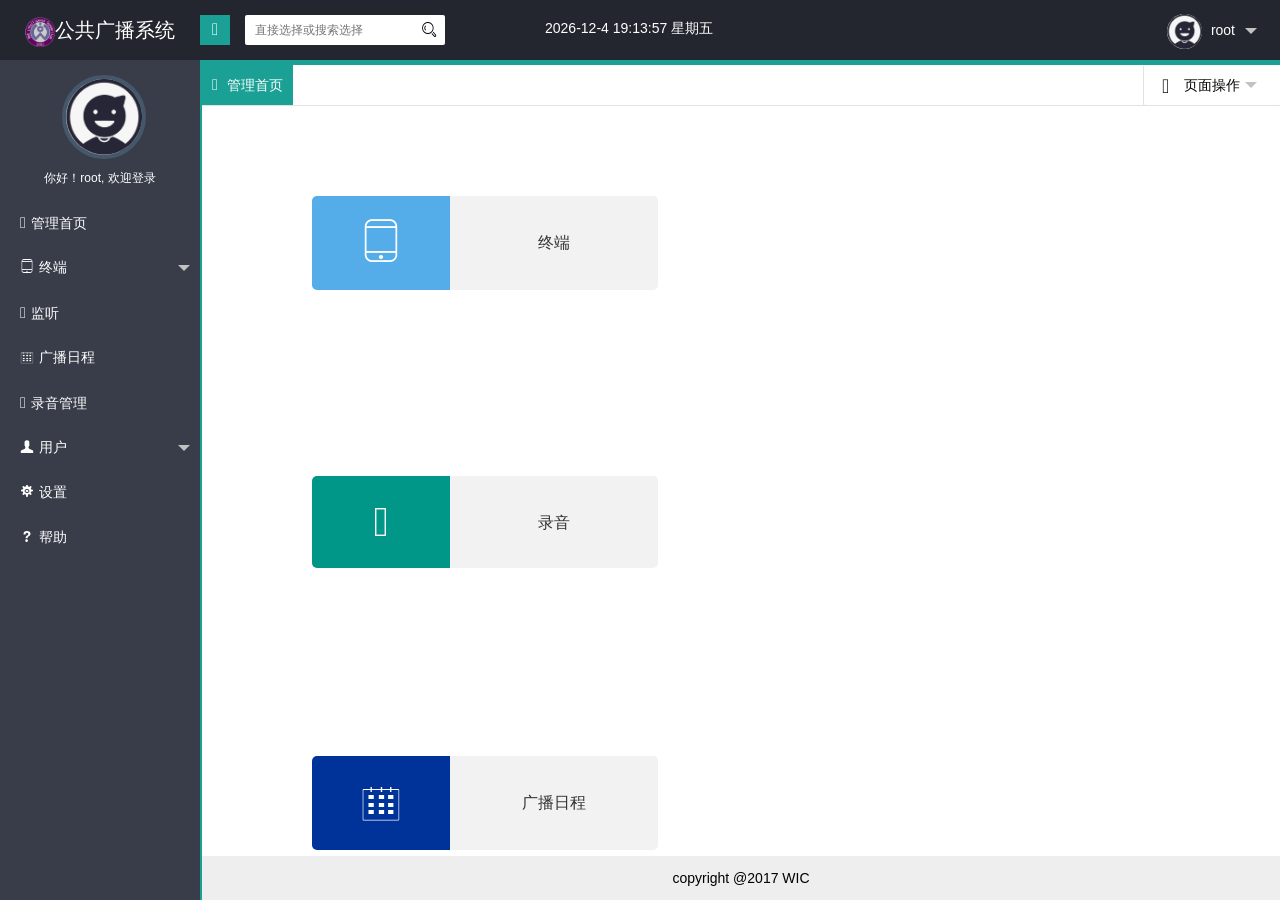
<file: index.html>
﻿<!DOCTYPE html>
<html>
<head>
	<meta charset="utf-8">
	<title>公共广播系统</title>
	<meta name="renderer" content="webkit">
	<meta http-equiv="X-UA-Compatible" content="IE=edge,chrome=1">
	<meta http-equiv="Access-Control-Allow-Origin" content="*">
	<meta name="viewport" content="width=device-width, initial-scale=1, maximum-scale=1">
	<meta name="format-detection" content="telephone=no">

	<link rel="icon" href="images/公司logo.png">
	<link rel="stylesheet" href="layui/css/layui.css" media="all" />
	<link rel="stylesheet" href="css/iconfont.css" media="all" />
	<link rel="stylesheet" href="css/main.css" media="all" />

</head>
<body class="main_body">
	<div class="layui-layout layui-layout-admin">
		<!-- 顶部 -->
		<div class="layui-header header">
			<div class="layui-main">
				<a href="#" class="logo"><img src='images/公司logo.png' width="30" height="30">公共广播系统</a>
				<!-- 显示/隐藏菜单 -->
				<a href="javascript:;" class="iconfont hideMenu icon-menu1"></a>
				<!-- 搜索 -->
				<div class="layui-form component">
			        <select name="modules" lay-verify="required" lay-search="">
						<option value="">直接选择或搜索选择</option>
						<option value="1">首页</option>
						<option value="2">终端</option>
						<option value="3">终端群组</option>
						<option value="4">操作记录</option>
						<option value="5">节目管理</option>
						<option value="6">播放日程</option>
						<option value="7">素材库</option>
						<option value="8">模板比例</option>
						<option value="9">用户</option>
						<option value="10">设置</option>
						<option value="12">帮助</option>
			        </select>
			        <i class="layui-icon">&#xe615;</i>
			    </div>

			    <!-- 天气信息 -->
			    <div class="weather" pc>
			    	<div id="tp-weather-widget"></div>
					<script>(function(T,h,i,n,k,P,a,g,e){g=function(){P=h.createElement(i);a=h.getElementsByTagName(i)[0];P.src=k;P.charset="utf-8";P.async=1;a.parentNode.insertBefore(P,a)};T["ThinkPageWeatherWidgetObject"]=n;T[n]||(T[n]=function(){(T[n].q=T[n].q||[]).push(arguments)});T[n].l=+new Date();if(T.attachEvent){T.attachEvent("onload",g)}else{T.addEventListener("load",g,false)}}(window,document,"script","tpwidget","//widget.seniverse.com/widget/chameleon.js"))</script>
					<script>tpwidget("init", {
					    "flavor": "slim",
					    "location": "WX4FBXXFKE4F",
					    "geolocation": "enabled",
					    "language": "zh-chs",
					    "unit": "c",
					    "theme": "chameleon",
					    "container": "tp-weather-widget",
					    "bubble": "disabled",
					    "alarmType": "badge",
					    "color": "#FFFFFF",
					    "uid": "U9EC08A15F",
					    "hash": "039da28f5581f4bcb5c799fb4cdfb673"
					});
					tpwidget("show");</script>  
			    </div>

                <div class="time" pc>
                    <div><span id="clock"></span></div>
                </div>

			    <!-- 顶部右侧菜单 -->
			    <ul class="layui-nav top_menu">
					<li class="layui-nav-item" pc>
						<a href="javascript:;">
							<img src="images/face.png" class="layui-circle" width="35" height="35">
							<cite>root</cite>
						</a>
						<dl class="layui-nav-child">
							<dd><a href="javascript:;" data-url="page/user/userInfo.html"><i class="iconfont icon-zhanghu2" data-icon="icon-zhanghu2"></i><cite>个人资料</cite></a></dd>
							<dd><a href="javascript:;" data-url="page/user/changePwd.html"><i class="iconfont icon-shezhi2" data-icon="icon-shezhi2"></i><cite>修改密码</cite></a></dd>
							<dd><a href="javascript:;" class="changeSkin noAddTab"><i class="iconfont icon-huanfu"></i><cite>更换皮肤</cite></a></dd>
							<dd><a href="page/login/login.html" class="noAddTab"><i class="iconfont icon-logout1"></i><cite>退出</cite></a></dd>
						</dl>
					</li>
				</ul>
			</div>
		</div>
		<!-- 左侧导航 -->
		<div class="layui-side layui-bg-black">
			<div class="user-photo">
				<a class="img" title="我的头像" ><img src="images/face.png"></a>
				<p>你好！<span class="userName">root</span>, 欢迎登录</p>
			</div>
			<div class="navBar layui-side-scroll"></div>
		</div>
		<!-- 右侧内容 -->
		<div class="layui-body layui-form">
			<div class="layui-tab marg0" lay-filter="bodyTab" id="top_tabs_box">
				<ul class="layui-tab-title top_tab" id="top_tabs">
					<li class="layui-this" lay-id=""><i class="iconfont icon-computer"></i> <cite>管理首页</cite></li>
				</ul>
				<ul class="layui-nav closeBox">
				  <li class="layui-nav-item">
				    <a href="javascript:;"><i class="iconfont icon-caozuo"></i> 页面操作</a>
				    <dl class="layui-nav-child">
				      <dd><a href="javascript:;" class="closePageOther"><i class="iconfont icon-guanbi1"></i> 关闭其他</a></dd>
				      <dd><a href="javascript:;" class="closePageAll"><i class="iconfont icon-guanbi2"></i> 关闭全部</a></dd>
				    </dl>
				  </li>
				</ul>
				<div class="layui-tab-content clildFrame">
					<div class="layui-tab-item layui-show">
						<iframe src="page/main.html"></iframe>
					</div>
				</div>
			</div>
		</div>
		<!-- 底部 -->
		<div class="layui-footer footer">
			<p>copyright @2017 WIC</p>
		</div>
	</div>
	
	<!-- 移动导航 -->
	<div class="site-tree-mobile layui-hide"><i class="layui-icon">&#xe602;</i></div>
	<div class="site-mobile-shade"></div>

	<script type="text/javascript" src="layui/layui.js"></script>
	<script type="text/javascript" src="js/leftNav.js"></script>
	<script type="text/javascript" src="js/index.js"></script>
    <script src="js/time.js" type=text/javascript></script>
    <script type="text/javascript">
        var clock = new Clock();
        clock.display(document.getElementById("clock"));
    </script>
</body>
</html>
</file>
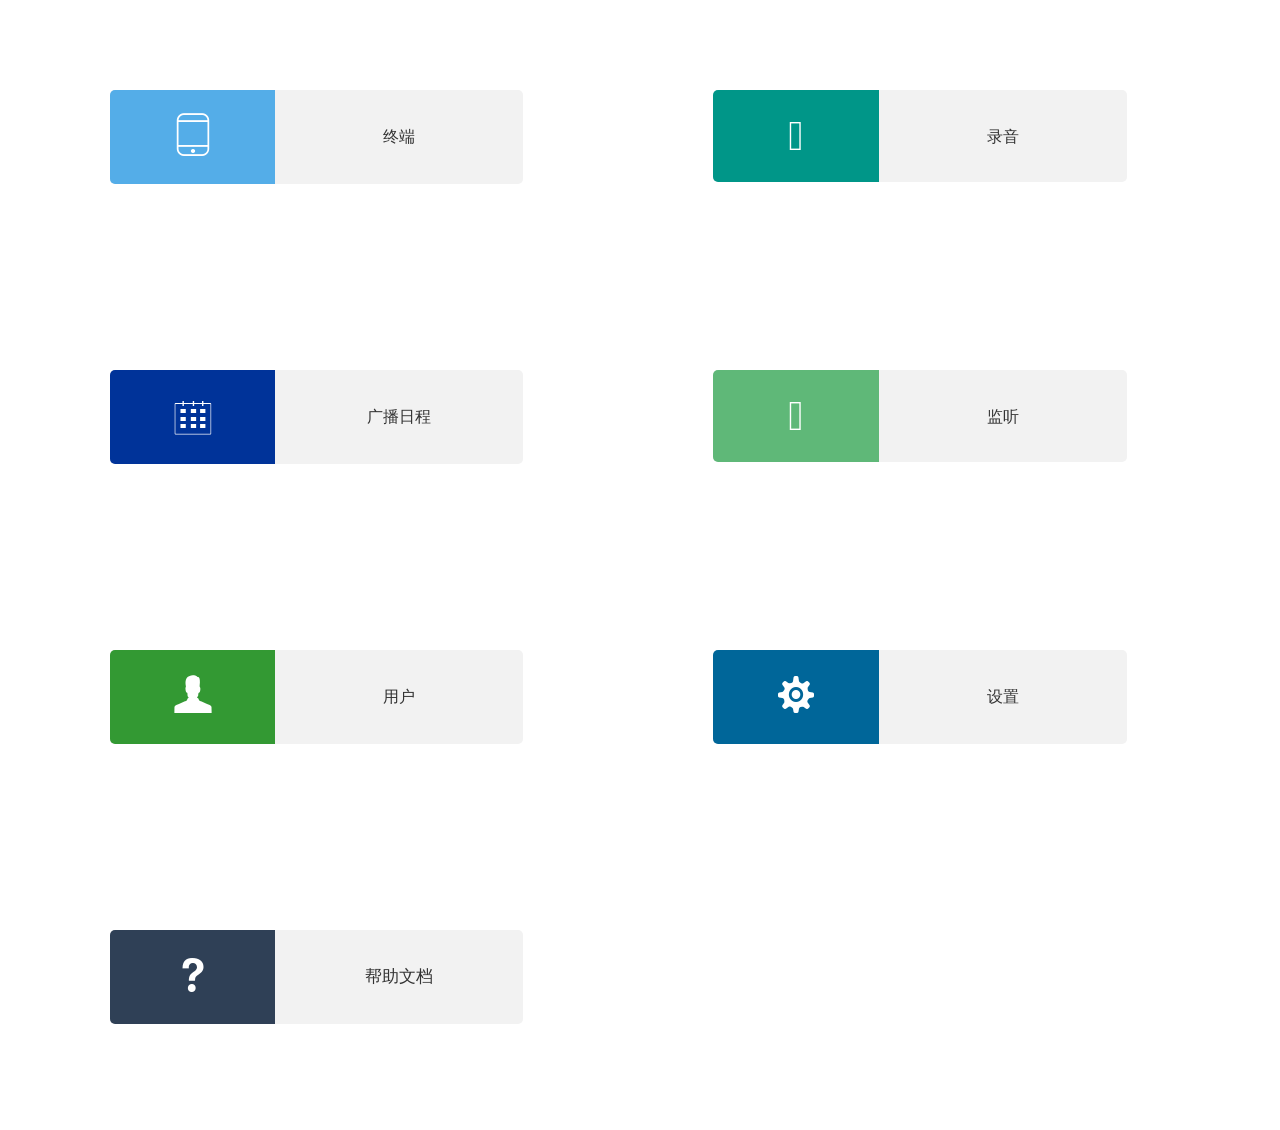
<file: page/main.html>
﻿<!DOCTYPE html>
<html>
<head>
	<meta charset="utf-8">
	<title>信息发布系统</title>
	<meta name="renderer" content="webkit">
	<meta http-equiv="X-UA-Compatible" content="IE=edge,chrome=1">
	<meta name="viewport" content="width=device-width, initial-scale=1, maximum-scale=1">
	<meta name="apple-mobile-web-app-status-bar-style" content="black">
	<meta name="apple-mobile-web-app-capable" content="yes">
	<meta name="format-detection" content="telephone=no">
	<link rel="stylesheet" href="../layui/css/layui.css" media="all" />
	<link rel="stylesheet" href="../css/iconfont.css" media="all" />
	<link rel="stylesheet" href="../css/main.css" media="all" />
</head>
<body class="childrenBody">
	<div class="panel_box row">
		<div class="panel col">
			<a href="javascript:;" data-url="page/terminal/terminal.html">
				<div class="panel_icon">
					<i class="layui-icon" data-icon="&#xe63b;">&#xe63b;</i>
				</div>
				<div class="panel_word terminal">
					<p><cite>终端</cite></p>
				</div>
			</a>
		</div>
		<div class="panel col">
			<a href="javascript:;" data-url="page/program/program.html">
				<div class="panel_icon" style="background-color:#009688;">
                    <i class="iconfont icon-voice" data-icon="icon-voice"></i>
				</div>
				<div class="panel_word recording">
					<p><cite>录音</cite></p>
				</div>
			</a>
		</div>
		<div class="panel col">
			<a href="javascript:;" data-url="page/play_schedule/play_schedule.html">
				<div class="panel_icon" style="background-color:#003399;">
					<i class="layui-icon" data-icon="&#xe637;">&#xe637;</i>
				</div>
				<div class="panel_word play_schedule">
					<p><cite>广播日程</cite></p>
				</div>
			</a>
		</div>
		<div class="panel col">
			<a href="javascript:;" data-url="page/material/material.html">
				<div class="panel_icon" style="background-color:#5FB878;">
                    <i class="iconfont icon-listen" data-icon="icon-listen"></i>
				</div>
				<div class="panel_word listen">
					<p><cite>监听</cite></p>
				</div>
			</a>
		</div>
        <div class="panel col">
            <a href="javascript:;" data-url="page/user/user.html">
                <div class="panel_icon" style="background-color:#339933;">
                    <i class="layui-icon" data-icon="&#xe612;">&#xe612;</i>
                </div>
                <div class="panel_word userAll">
                    <p><cite>用户</cite></p>
                </div>
            </a>
        </div>
		<div class="panel col">
			<a href="javascript:;" data-url="page/setup/setup.html">
				<div class="panel_icon" style="background-color:#006699;">
                    <i class="layui-icon" data-icon="&#xe614;">&#xe614;</i>
				</div>
				<div class="panel_word waitNews">
					<p><cite>设置</cite></p>
				</div>
			</a>
		</div>
		<div class="panel col max_panel">
			<a href="javascript:;" data-url="page/help/help.html">
				<div class="panel_icon" style="background-color:#2F4056;">
                    <i class="layui-icon" data-icon="&#xe607;">&#xe607;</i>
				</div>
				<div class="panel_word allNews">
					<p>帮助文档</p>
                    <cite>帮助文档</cite>
				</div>
			</a>
		</div>
	</div>

	<script type="text/javascript" src="../layui/layui.js"></script>
	<script type="text/javascript" src="../js/main.js"></script>
</body>
</html>
</file>
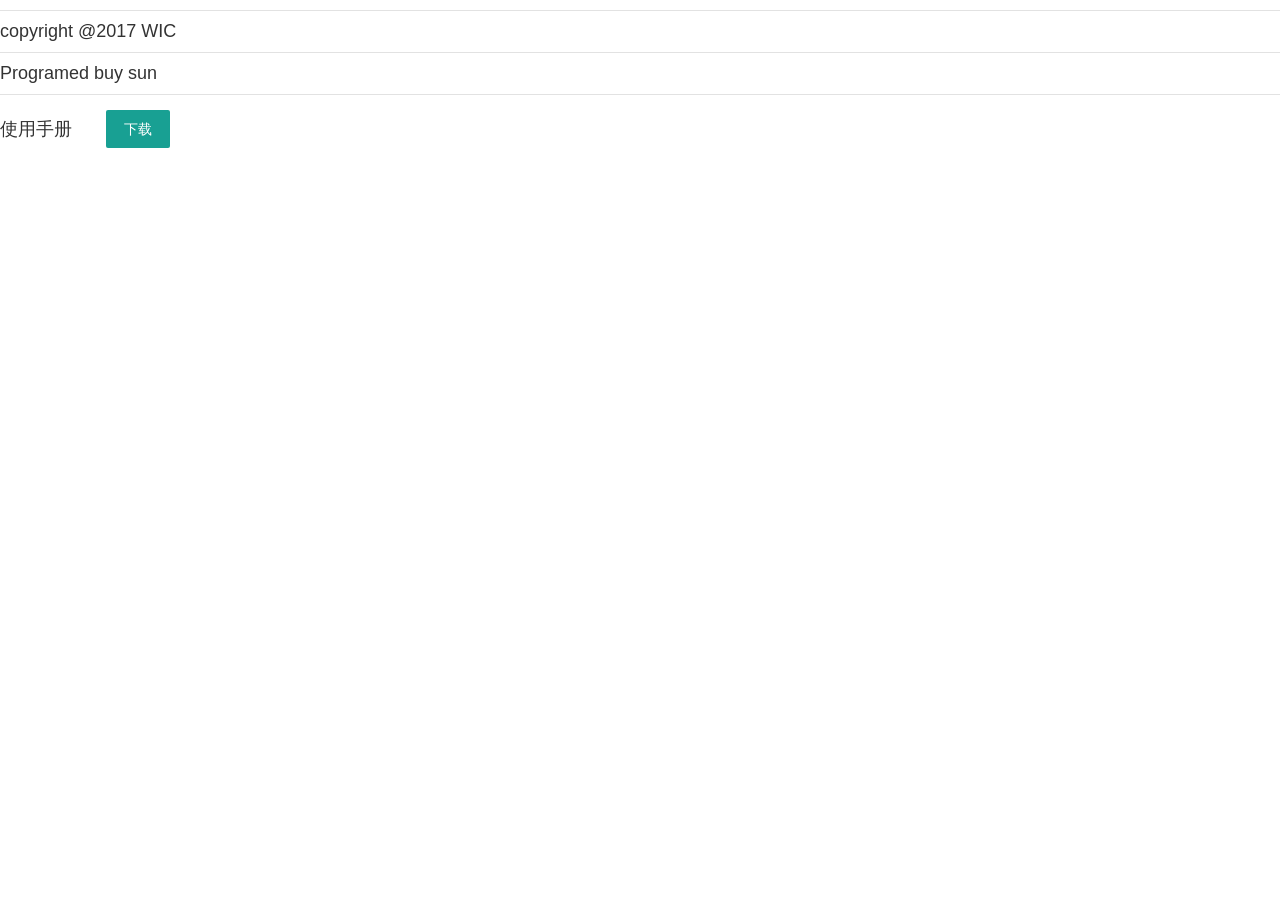
<file: page/help/help.html>
﻿<!DOCTYPE html>
<html>
<head>
    <meta charset="utf-8" />
    <title>帮助</title>
    <meta name="renderer" content="webkit">
    <meta http-equiv="X-UA-Compatible" content="IE=edge,chrome=1">
    <meta name="viewport" content="width=device-width, initial-scale=1, maximum-scale=1">
    <meta name="apple-mobile-web-app-status-bar-style" content="black">
    <meta name="apple-mobile-web-app-capable" content="yes">
    <meta name="format-detection" content="telephone=no">
    <link rel="stylesheet" href="../../bootstrap/css/bootstrap.min.css" media="all" />
    <link rel="stylesheet" href="../../layui/css/layui.css" media="all" />
    <link rel="stylesheet" href="../../css/iconfont.css" media="all" />
    <style>
        p {font-size:large;}
        .layui-btn {margin-left:20px;}
    </style>
</head>
<body>
    <hr />
    <p>copyright @2017 WIC</p>
    <hr />
    <p>Programed buy sun</p>
    <hr />
    <div class="layui-form-item">
        <div class="layui-inline">
            <p>使用手册</p>
        </div>
        <div class="layui-inline">
            <button class="layui-btn" id="download">下载</button>
        </div>
    </div>
</body>
</html>
</file>
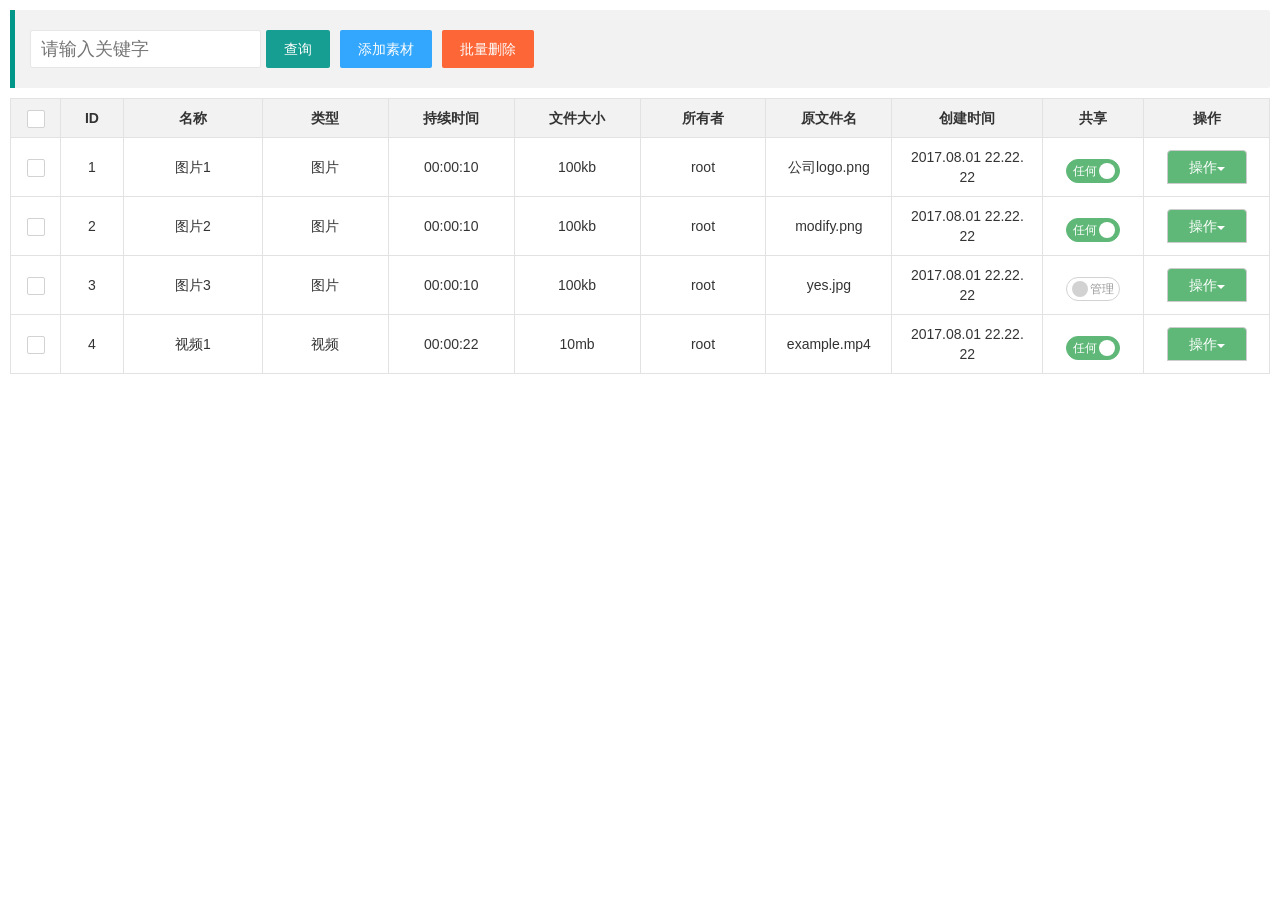
<file: page/material/material.html>
﻿<!DOCTYPE html>
<html>
<head>
    <meta charset="utf-8">
    <title>素材库</title>
    <meta name="renderer" content="webkit">
    <meta http-equiv="X-UA-Compatible" content="IE=edge,chrome=1">
    <meta name="viewport" content="width=device-width, initial-scale=1, maximum-scale=1">
    <meta name="apple-mobile-web-app-status-bar-style" content="black">
    <meta name="apple-mobile-web-app-capable" content="yes">
    <meta name="format-detection" content="telephone=no">
    <link rel="stylesheet" href="../../bootstrap/css/bootstrap.min.css" media="all" />
    <link rel="stylesheet" href="../../layui/css/layui.css" media="all" />
    <link rel="stylesheet" href="../../css/iconfont.css" media="all" />
    <link rel="stylesheet" href="../../css/terminal.css" media="all" />

</head>
<body class="childrenBody">
    <blockquote class="layui-elem-quote material_search">
        <div class="layui-inline">
            <div class="layui-input-inline">
                <input type="text" value="" placeholder="请输入关键字" class="layui-input search_input">
            </div>
            <a class="layui-btn search_btn">查询</a>
        </div>
        <div class="layui-inline">
            <a class="layui-btn layui-btn-normal materialAdd_btn">添加素材</a>
        </div>
        <div class="layui-inline">
            <a class="layui-btn layui-btn-danger batchDel">批量删除</a>
        </div>
    </blockquote>
    <div class="layui-form material_list">
        <table class="layui-table">
            <colgroup>
                <col width="50">
                <col width="5%">
                <col>
                <col width="10%">
                <col width="10%">
                <col width="10%">
                <col width="10%">
                <col width="10%">
                <col width="12%">
                <col width="8%">
                <col width="10%">
            </colgroup>
            <thead>
                <tr>
                    <th><input type="checkbox" name="" lay-skin="primary" lay-filter="allChoose" id="allChoose"></th>
                    <th>ID</th>
                    <th>名称</th>
                    <th>类型</th>
                    <th>持续时间</th>
                    <th>文件大小</th>
                    <th>所有者</th>
                    <th>原文件名</th>
                    <th>创建时间</th>
                    <th>共享</th>
                    <th>操作</th>
                </tr>
            </thead>
            <tbody class="material_content"></tbody>
        </table>
    </div>
    <div id="page"></div>
    <script type="text/javascript" src="../../layui/layui.js"></script>
    <script type="text/javascript" src="material.js"></script>
    <script type="text/javascript" src="../../js/jquery-3.2.1.min.js"></script>
    <script type="text/javascript" src="../../bootstrap/js/bootstrap.min.js"></script>
</body>
</html>
</file>
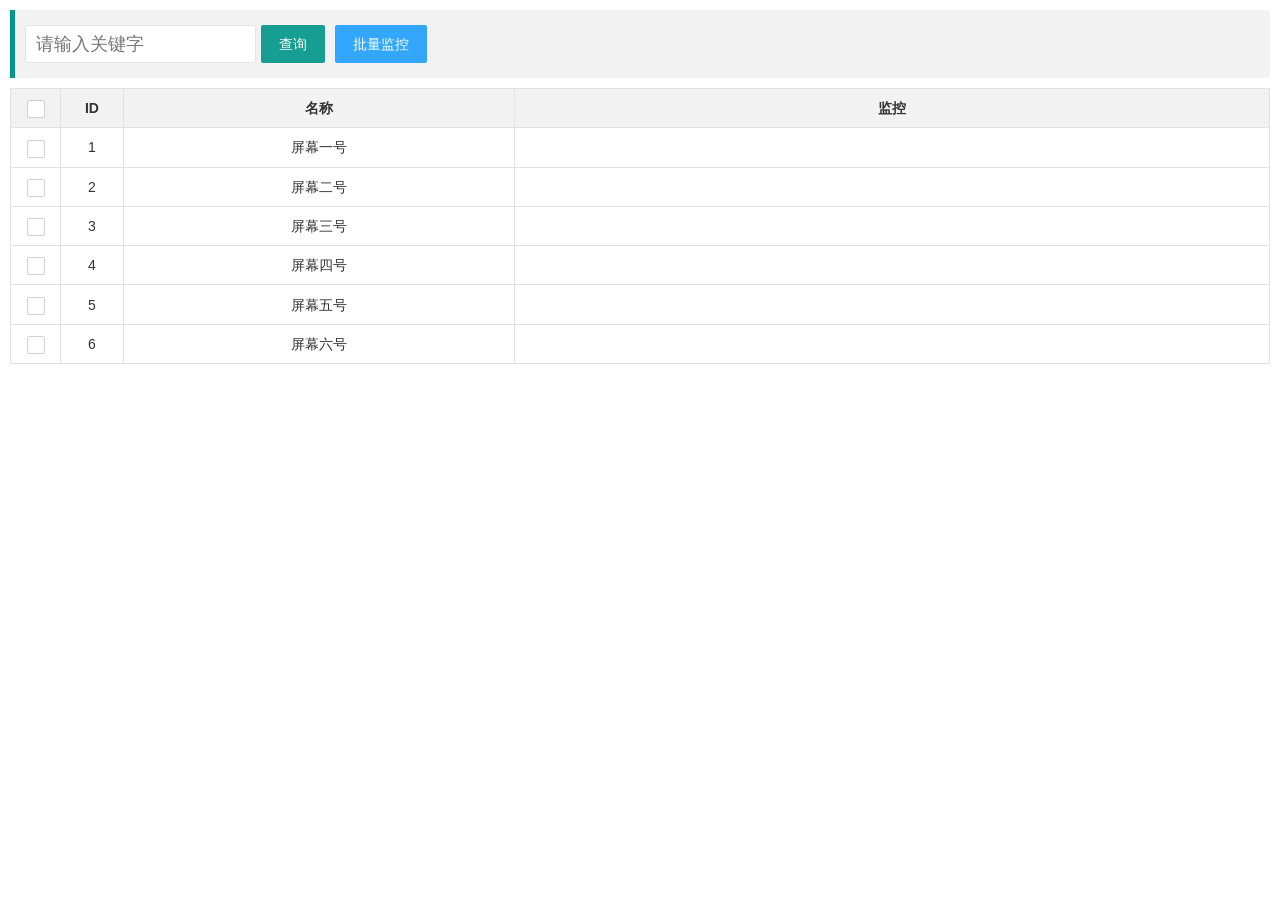
<file: page/monitor/monitor.html>
﻿<!DOCTYPE html>
<html>
<head>
    <meta charset="utf-8">
    <title>终端监控</title>
    <meta name="renderer" content="webkit">
    <meta http-equiv="X-UA-Compatible" content="IE=edge,chrome=1">
    <meta name="viewport" content="width=device-width, initial-scale=1, maximum-scale=1">
    <meta name="apple-mobile-web-app-status-bar-style" content="black">
    <meta name="apple-mobile-web-app-capable" content="yes">
    <meta name="format-detection" content="telephone=no">
    <link rel="stylesheet" href="../../bootstrap/css/bootstrap.min.css" media="all" />
    <link rel="stylesheet" href="../../layui/css/layui.css" media="all" />
    <link rel="stylesheet" href="../../css/iconfont.css" media="all" />
    <link rel="stylesheet" href="../../css/terminal.css" media="all" />

</head>
<body class="childrenBody">
    <blockquote class="layui-elem-quote terminal_search">
        <div class="layui-inline">
            <div class="layui-input-inline">
                <input type="text" value="" placeholder="请输入关键字" class="layui-input search_input">
            </div>
            <a class="layui-btn search_btn">查询</a>
        </div>
        <div class="layui-inline">
            <a class="layui-btn layui-btn-normal batchMonitor">批量监控</a>
        </div>
    </blockquote>
    <div class="layui-form terminal_list">
        <table class="layui-table">
            <colgroup>
                <col width="50">
                <col width="5%">
                <col>
                <col width="60%">
            </colgroup>
            <thead>
                <tr>
                    <th><input type="checkbox" name="" lay-skin="primary" lay-filter="allChoose" id="allChoose"></th>
                    <th>ID</th>
                    <th>名称</th>
                    <th>监控</th>
                </tr>
            </thead>
            <tbody class="terminal_content"></tbody>
        </table>
    </div>
    <div id="page"></div>
    <script type="text/javascript" src="../../layui/layui.js"></script>
    <script type="text/javascript" src="monitor.js"></script>
    <script type="text/javascript" src="../../js/jquery-3.2.1.min.js"></script>
    <script type="text/javascript" src="../../bootstrap/js/bootstrap.min.js"></script>
</body>
</html>
</file>
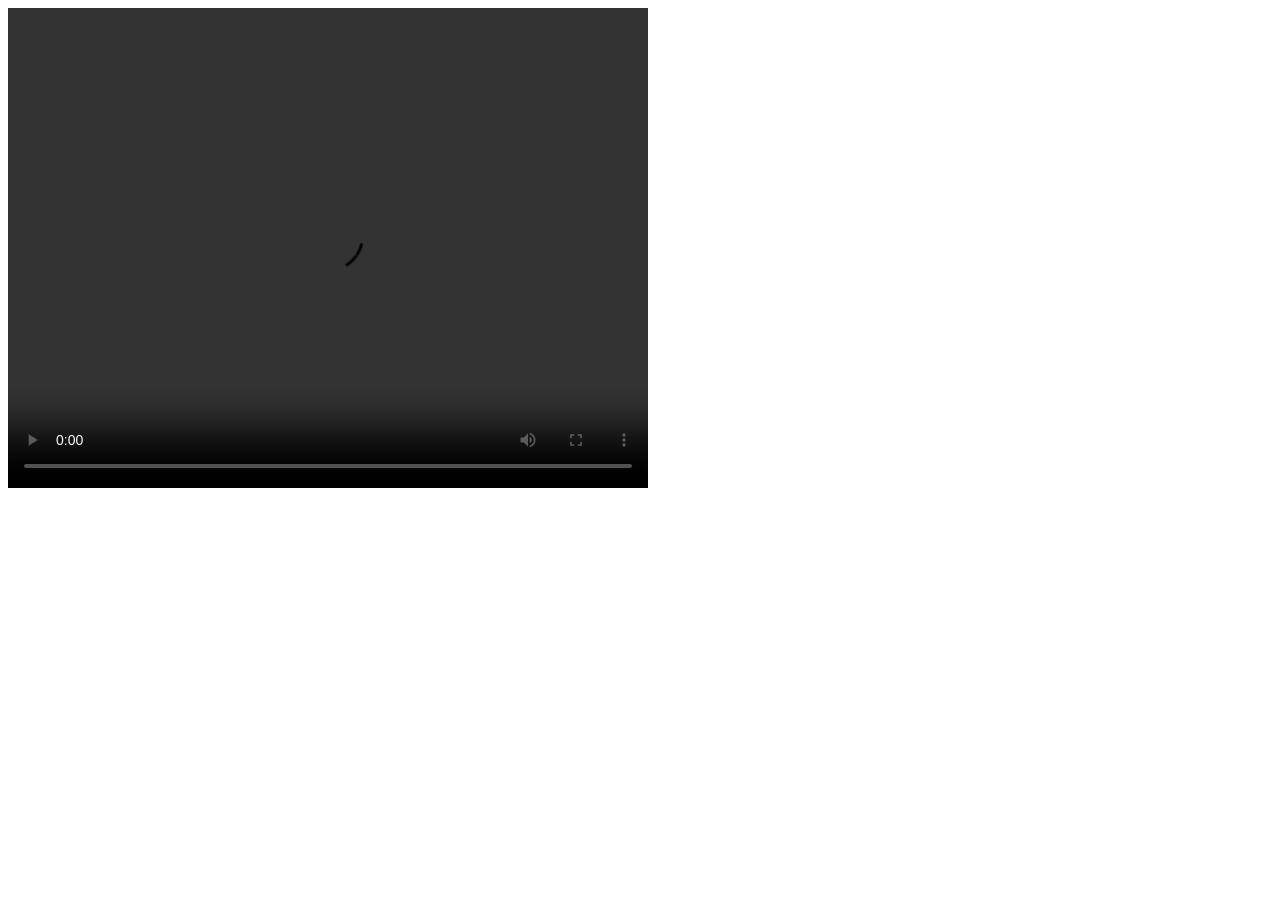
<file: page/monitor/monitoring.html>
﻿<!DOCTYPE html>
<html>
<head>
    <meta charset="utf-8" />
    <title></title>
</head>
<body>
    <video src="../../video/example.mp4" type="video/mp4" width="640" height="480" controls="controls" autoplay="autoplay" preload="auto">
        Your browser does not support the video tag.
    </video>
</body>
</html>
</file>
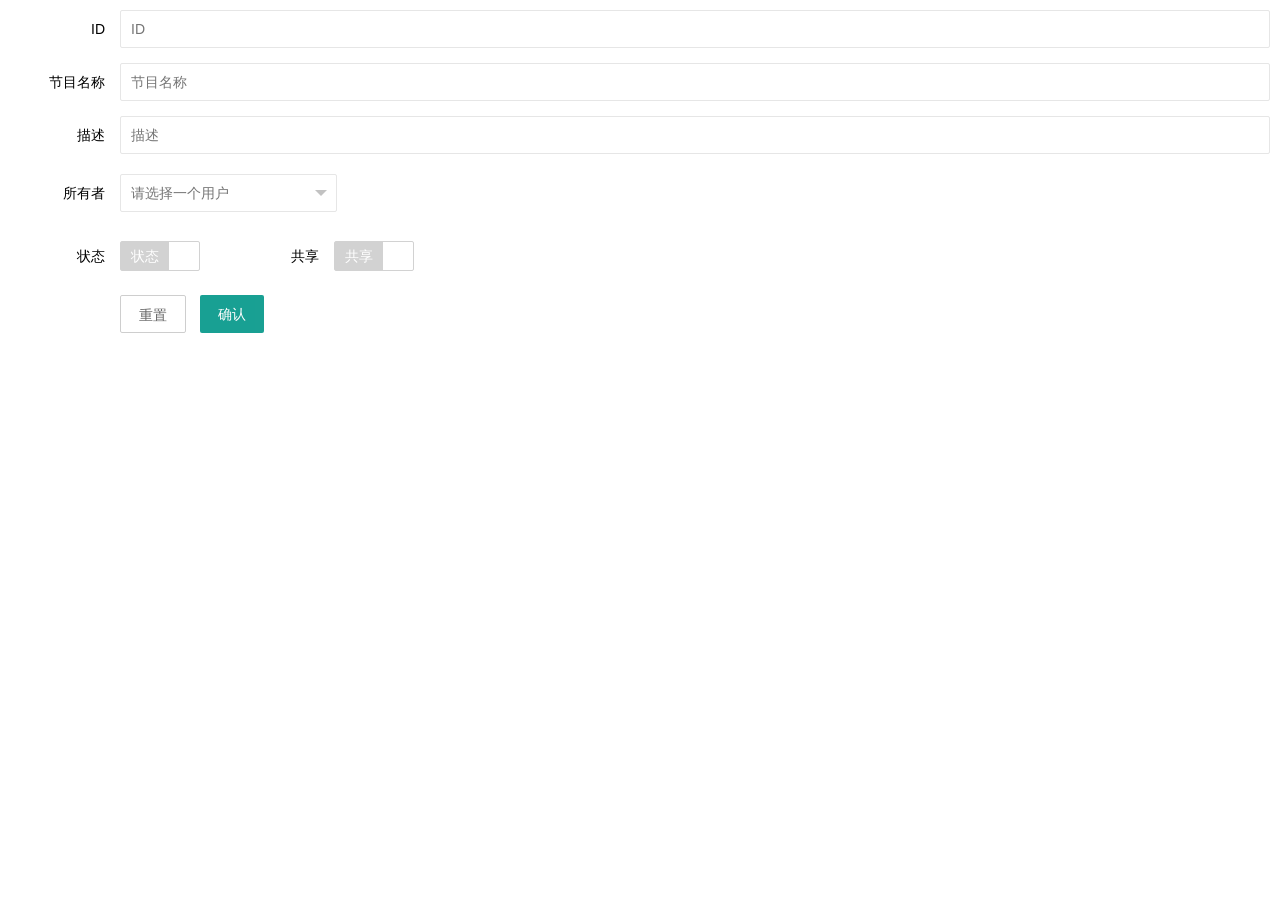
<file: page/program/addprogram.html>
﻿<!DOCTYPE html>
<html>
<head>
    <meta charset="utf-8">
    <title>添加节目</title>
    <meta name="renderer" content="webkit">
    <meta http-equiv="X-UA-Compatible" content="IE=edge,chrome=1">
    <meta name="viewport" content="width=device-width, initial-scale=1, maximum-scale=1">
    <meta name="apple-mobile-web-app-status-bar-style" content="black">
    <meta name="apple-mobile-web-app-capable" content="yes">
    <meta name="format-detection" content="telephone=no">
    <link rel="stylesheet" href="../../layui/css/layui.css" media="all" />
</head>
<body class="childrenBody">
    <form class="layui-form">
        <div class="layui-form-item">
            <label class="layui-form-label">ID</label>
            <div class="layui-input-block">
                <input type="text" class="layui-input programID" lay-verify="required" placeholder="ID">
            </div>
        </div>

        <div class="layui-form-item">
            <label class="layui-form-label">节目名称</label>
            <div class="layui-input-block">
                <input type="text" class="layui-input programName" lay-verify="required" placeholder="节目名称">
            </div>
        </div>

        <div class="layui-form-item">
            <label class="layui-form-label">描述</label>
            <div class="layui-input-block">
                <input type="text" class="layui-input programDescribe" lay-verify="required" placeholder="描述">
            </div>
        </div>

        <div class="layui-form-item">
            <div class="layui-inline">
                <label class="layui-form-label">所有者</label>
                <div class="layui-input-block">
                    <!--<input type="text" class="layui-input programAuthor" lay-verify="required" placeholder="所有者">-->
                    <select name="programAuthor" class="programAuthor" lay-filter="programAuthor" lay-verify="required" lay-search>
                        <option value="">请选择一个用户</option>
                        <option value="1">root</option>
                    </select>
                </div>
            </div>
        </div>

        <div class="layui-form-item">
            <div class="layui-inline">
                <label class="layui-form-label">状态</label>
                <div class="layui-input-block">
                    <input type="checkbox" name="status" class="status" title="状态">
                </div>
            </div>
            <div class="layui-inline">
                <label class="layui-form-label">共享</label>
                <div class="layui-input-block">
                    <input type="checkbox" name="share" class="share" title="共享">
                </div>
            </div>
        </div>

        <div class="layui-form-item">
            <div class="layui-input-block">
                <button type="reset" class="layui-btn layui-btn-primary">重置</button>
                <button class="layui-btn" lay-submit="" lay-filter="addprogram">确认</button>
            </div>
        </div>

    </form>
    <script type="text/javascript" src="../../layui/layui.js"></script>
    <script type="text/javascript" src="addprogram.js"></script>
</body>
</html>
</file>
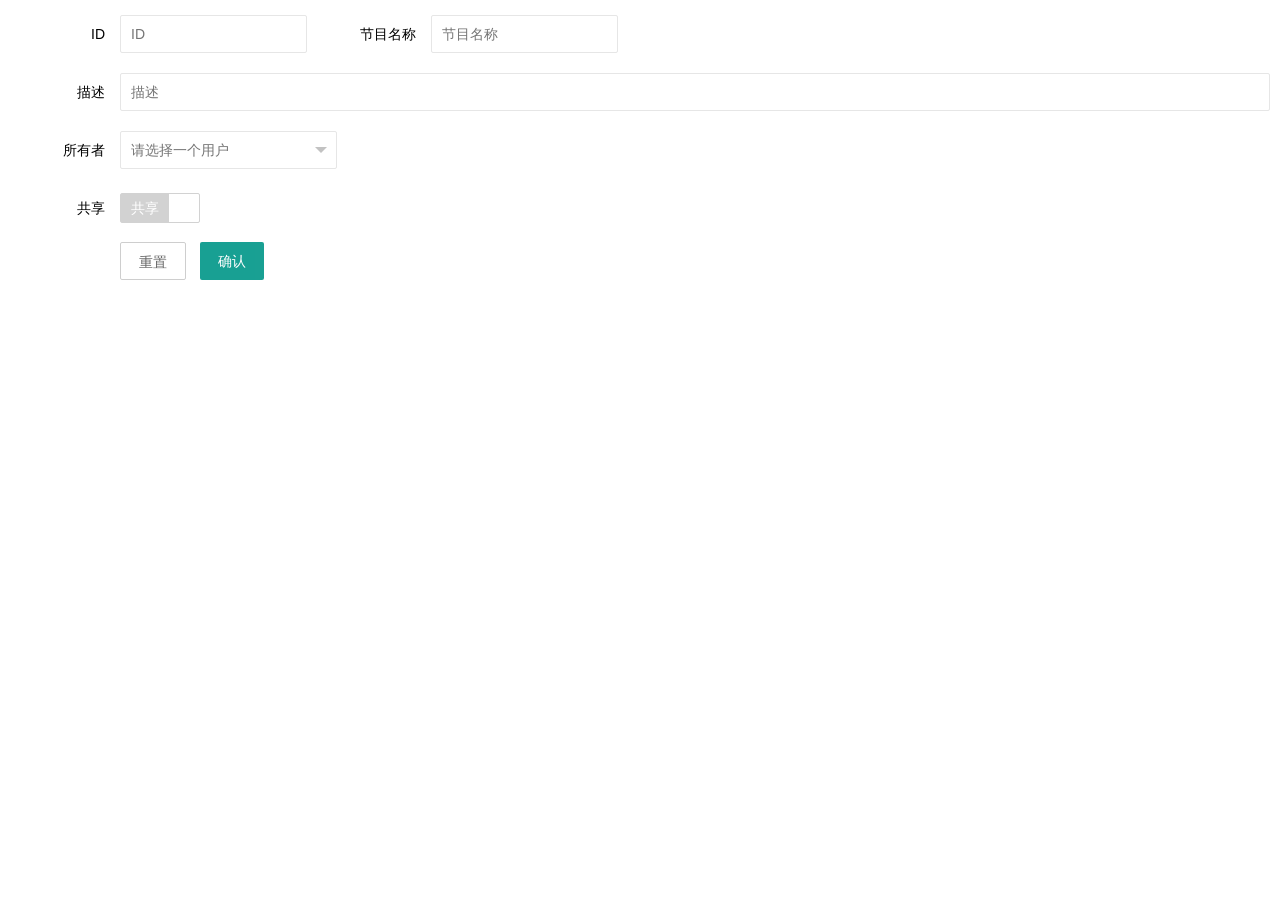
<file: page/program/edit_program.html>
﻿<!DOCTYPE html>
<html>
<head>
    <meta charset="utf-8">
    <title>编辑节目</title>
    <meta name="renderer" content="webkit">
    <meta http-equiv="X-UA-Compatible" content="IE=edge,chrome=1">
    <meta name="viewport" content="width=device-width, initial-scale=1, maximum-scale=1">
    <meta name="apple-mobile-web-app-status-bar-style" content="black">
    <meta name="apple-mobile-web-app-capable" content="yes">
    <meta name="format-detection" content="telephone=no">
    <link rel="stylesheet" href="../../layui/css/layui.css" media="all" />
</head>
<body class="childrenBody">
    <form class="layui-form">
        <div class="layui-form-item">
            <div class="layui-inline">
                <label class="layui-form-label">ID</label>
                <div class="layui-input-block">
                    <input type="text" class="layui-input programID" lay-verify="required" placeholder="ID">
                </div>
            </div>
            <div class="layui-inline">
                <label class="layui-form-label">节目名称</label>
                <div class="layui-input-block">
                    <input type="text" class="layui-input programName" lay-verify="required" placeholder="节目名称">
                </div>
            </div>
        </div>

        <div class="layui-form-item">
            <label class="layui-form-label">描述</label>
            <div class="layui-input-block">
                <input type="text" class="layui-input programDescribe" lay-verify="required" placeholder="描述">
            </div>
        </div>

        <div class="layui-form-item">
            <div class="layui-inline">
                <label class="layui-form-label">所有者</label>
                <div class="layui-input-block">
                    <!--<input type="text" class="layui-input programAuthor" lay-verify="required" placeholder="所有者">-->
                    <select name="programAuthor" class="programAuthor" lay-filter="programAuthor" lay-verify="required" lay-search>
                        <option value="">请选择一个用户</option>
                        <option value="1">root</option>
                    </select>
                </div>
            </div>
        </div>

        <div class="layui-form-item">
            <label class="layui-form-label">共享</label>
            <div class="layui-input-block">
                <input type="checkbox" name="share" class="share" title="共享">
            </div>
        </div>

        <div class="layui-form-item">
            <div class="layui-input-block">
                <button type="reset" class="layui-btn layui-btn-primary">重置</button>
                <button class="layui-btn" lay-submit="" lay-filter="edit_program">确认</button>
            </div>
        </div>
    </form>
    <script type="text/javascript" src="../../layui/layui.js"></script>
    <script type="text/javascript" src="edit_program.js"></script>
</body>
</html>
</file>
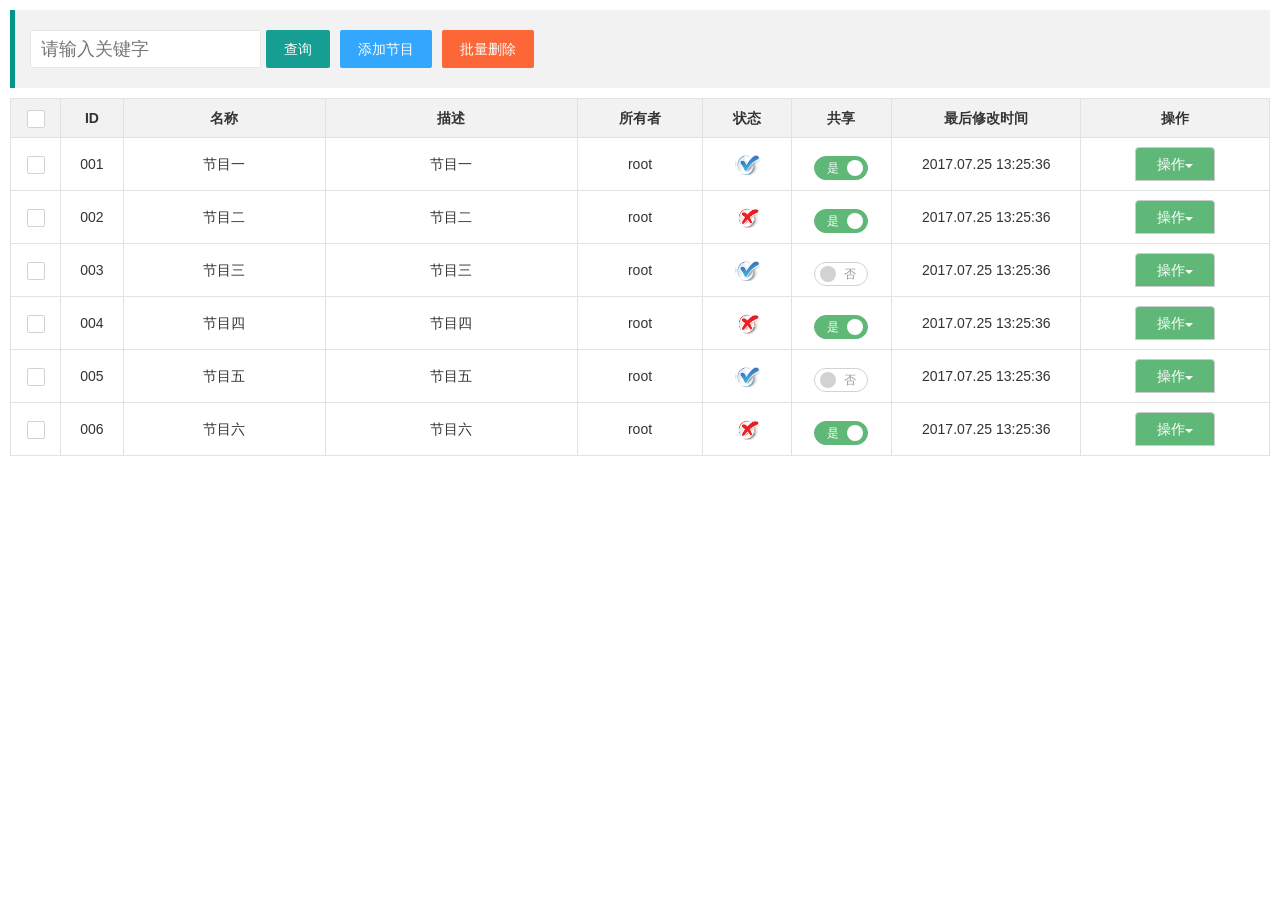
<file: page/program/program.html>
﻿<!DOCTYPE html>
<html>
<head>
    <meta charset="utf-8">
    <title>节目管理</title>
    <meta name="renderer" content="webkit">
    <meta http-equiv="X-UA-Compatible" content="IE=edge,chrome=1">
    <meta name="viewport" content="width=device-width, initial-scale=1, maximum-scale=1">
    <meta name="apple-mobile-web-app-status-bar-style" content="black">
    <meta name="apple-mobile-web-app-capable" content="yes">
    <meta name="format-detection" content="telephone=no">
    <link rel="stylesheet" href="../../bootstrap/css/bootstrap.min.css" media="all" />
    <link rel="stylesheet" href="../../layui/css/layui.css" media="all" />
    <link rel="stylesheet" href="../../css/iconfont.css" media="all" />
    <link rel="stylesheet" href="../../css/terminal.css" media="all" />

</head>
<body class="childrenBody">
    <blockquote class="layui-elem-quote program_search">
        <div class="layui-inline">
            <div class="layui-input-inline">
                <input type="text" value="" placeholder="请输入关键字" class="layui-input search_input">
            </div>
            <a class="layui-btn search_btn">查询</a>
        </div>
        <div class="layui-inline">
            <a class="layui-btn layui-btn-normal programAdd_btn">添加节目</a>
        </div>
        <div class="layui-inline">
            <a class="layui-btn layui-btn-danger batchDel">批量删除</a>
        </div>
    </blockquote>
    <div class="layui-form program_list">
        <table class="layui-table">
            <colgroup>
                <col width="50">
                <col width="5%">
                <col>
                <col width="20%">
                <col width="10%">
                <col width="7%">
                <col width="8%">
                <col width="15%">
                <col width="15%">
            </colgroup>
            <thead>
                <tr>
                    <th><input type="checkbox" name="" lay-skin="primary" lay-filter="allChoose" id="allChoose"></th>
                    <th>ID</th>
                    <th>名称</th>
                    <th>描述</th>
                    <th>所有者</th>
                    <th>状态</th>
                    <th>共享</th>
                    <th>最后修改时间</th>
                    <th>操作</th>
                </tr>
            </thead>
            <tbody class="program_content"></tbody>
        </table>
    </div>
    <div id="page"></div>
    <script type="text/javascript" src="../../layui/layui.js"></script>
    <script type="text/javascript" src="program.js"></script>
    <script type="text/javascript" src="../../js/jquery-3.2.1.min.js"></script>
    <script type="text/javascript" src="../../bootstrap/js/bootstrap.min.js"></script>
</body>
</html>
</file>
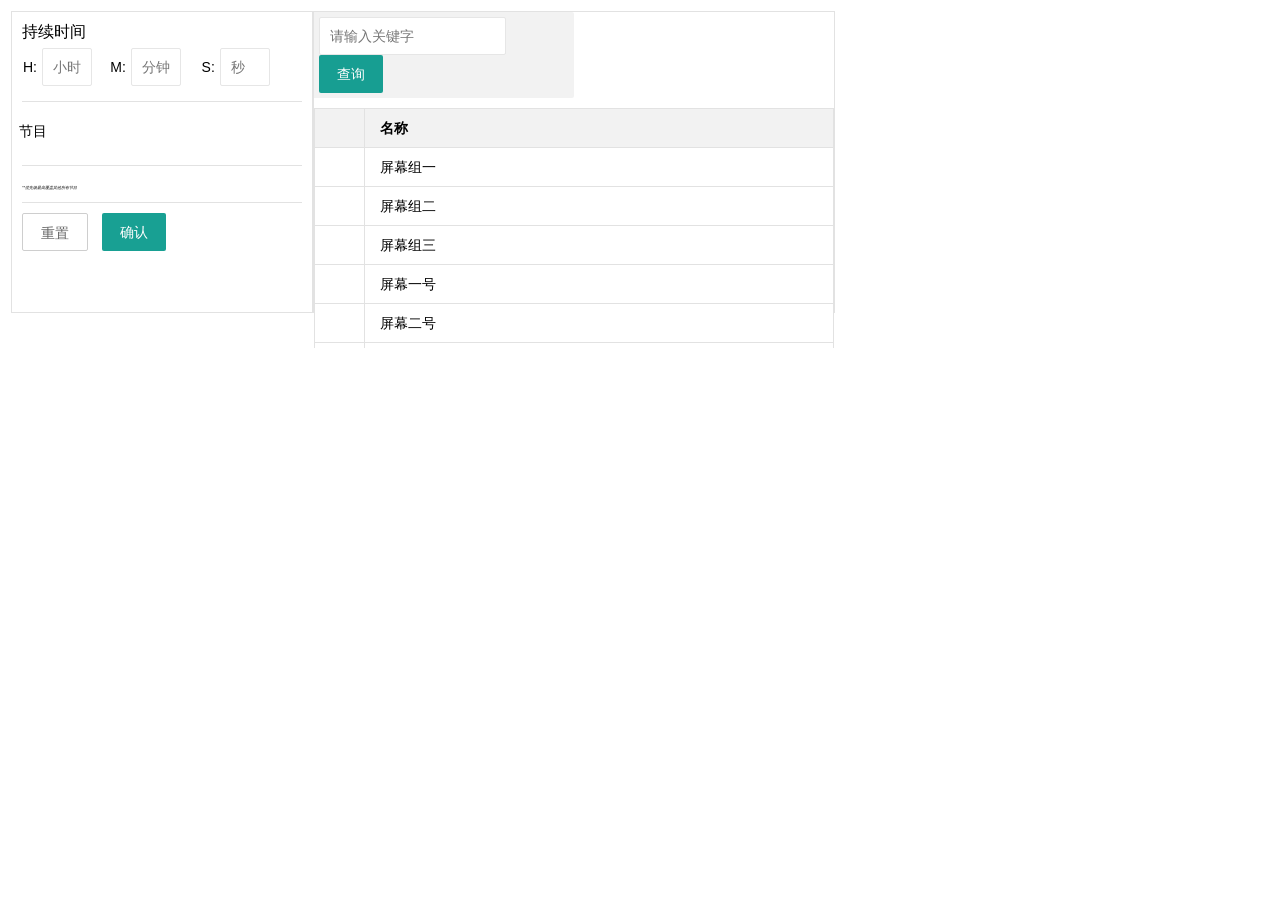
<file: page/program/send_program.html>
﻿<!DOCTYPE html>
<html>
<head>
    <meta charset="utf-8">
    <title>发送节目</title>
    <meta name="renderer" content="webkit">
    <meta http-equiv="X-UA-Compatible" content="IE=edge,chrome=1">
    <meta name="viewport" content="width=device-width, initial-scale=1, maximum-scale=1">
    <meta name="apple-mobile-web-app-status-bar-style" content="black">
    <meta name="apple-mobile-web-app-capable" content="yes">
    <meta name="format-detection" content="telephone=no">
    <link rel="stylesheet" href="../../css/iconfont.css" media="all" />
    <link rel="stylesheet" href="../../css/send_program.css" media="all" />
    <link rel="stylesheet" href="../../layui/css/layui.css" media="all" />
</head>
<body class="childrenBody">
    <form class="layui-form">
        <!--主体-->
        <div id="maincontent" class="maincontent">

            <!--左侧内容-->
            <div id="leftcontent" class="leftcontent">
                <p>持续时间</p>
                <div class="layui-time-item">
                    <div class="layui-inline">
                        <label class="layui-form-label">H:</label>
                        <div class="layui-input-block">
                            <input type="text" class="layui-input terminalID" lay-verify="required" placeholder="小时">
                        </div>
                    </div>
                    <div class="layui-inline">
                        <label class="layui-form-label">M:</label>
                        <div class="layui-input-block">
                            <input type="text" class="layui-input terminalID" lay-verify="required" placeholder="分钟">
                        </div>
                    </div>
                    <div class="layui-inline">
                        <label class="layui-form-label">S:</label>
                        <div class="layui-input-block">
                            <input type="text" class="layui-input terminalID" lay-verify="required" placeholder="秒">
                        </div>
                    </div>
                </div>

                <hr />

                <div class="layui-form-item">
                    <label class="layui-form-label">节目</label>
                    <div class="layui-input-block">
                        <select name="Program" class="Program" lay-filter="Program" lay-verify="required" lay-search>
                            <option value="">请选择一个节目</option>
                            <option value="1">无</option>
                            <option value="2">001</option>
                            <option value="3">002</option>
                            <option value="4">003</option>
                            <option value="5">004</option>
                            <option value="6">005</option>
                            <option value="7">006</option>
                        </select>
                    </div>
                </div>

                <hr />

                <div class="Emergency" id="Emergency">
                    <input type="checkbox" name="" title="紧急通知">
                    <cite>**优先级最高覆盖其他所有节目</cite>
                </div>

                <hr />

                <div class="check_button">
                    <button type="reset" class="layui-btn layui-btn-primary">重置</button>
                    <button class="layui-btn" lay-submit="" lay-filter="edit_terminal">确认</button>
                </div>

            </div>

            <!--右侧内容-->
            <div id="rightcontent" class="rightcontent">
                <blockquote class="layui-elem-quote terminal_search">
                    <div class="layui-input-inline">
                        <input type="text" value="" placeholder="请输入关键字" class="layui-input search_input">
                    </div>
                    <a class="layui-btn search_btn">查询</a>
                </blockquote>
                <div class="layui-form terminal_list">
                    <table class="layui-table">
                        <colgroup>
                            <col width="50">
                            <col>
                        </colgroup>
                        <thead>
                            <tr>
                                <th><input type="checkbox" name="" lay-skin="primary" lay-filter="allChoose" id="allChoose"></th>
                                <th>名称</th>
                            </tr>
                        </thead>
                        <tbody>
                            <tr>
                                <td><input type="checkbox" name="checked" lay-skin="primary" lay-filter="choose"></td>
                                <td>屏幕组一</td>
                            </tr>
                            <tr>
                                <td><input type="checkbox" name="checked" lay-skin="primary" lay-filter="choose"></td>
                                <td>屏幕组二</td>
                            </tr>
                            <tr>
                                <td><input type="checkbox" name="checked" lay-skin="primary" lay-filter="choose"></td>
                                <td>屏幕组三</td>
                            </tr>
                            <tr>
                                <td><input type="checkbox" name="checked" lay-skin="primary" lay-filter="choose"></td>
                                <td>屏幕一号</td>
                            </tr>
                            <tr>
                                <td><input type="checkbox" name="checked" lay-skin="primary" lay-filter="choose"></td>
                                <td>屏幕二号</td>
                            </tr>
                            <tr>
                                <td><input type="checkbox" name="checked" lay-skin="primary" lay-filter="choose"></td>
                                <td>屏幕三号</td>
                            </tr>
                            <tr>
                                <td><input type="checkbox" name="checked" lay-skin="primary" lay-filter="choose"></td>
                                <td>屏幕四号</td>
                            </tr>
                            <tr>
                                <td><input type="checkbox" name="checked" lay-skin="primary" lay-filter="choose"></td>
                                <td>屏幕五号</td>
                            </tr>
                            <tr>
                                <td><input type="checkbox" name="checked" lay-skin="primary" lay-filter="choose"></td>
                                <td>屏幕六号</td>
                            </tr>
                        </tbody>
                    </table>
                </div>
            </div>

        </div>
    </form>
        <script type="text/javascript" src="../../layui/layui.js"></script>
    <script type="text/javascript" src="send_program.js"></script>
</body>
</html>
</file>
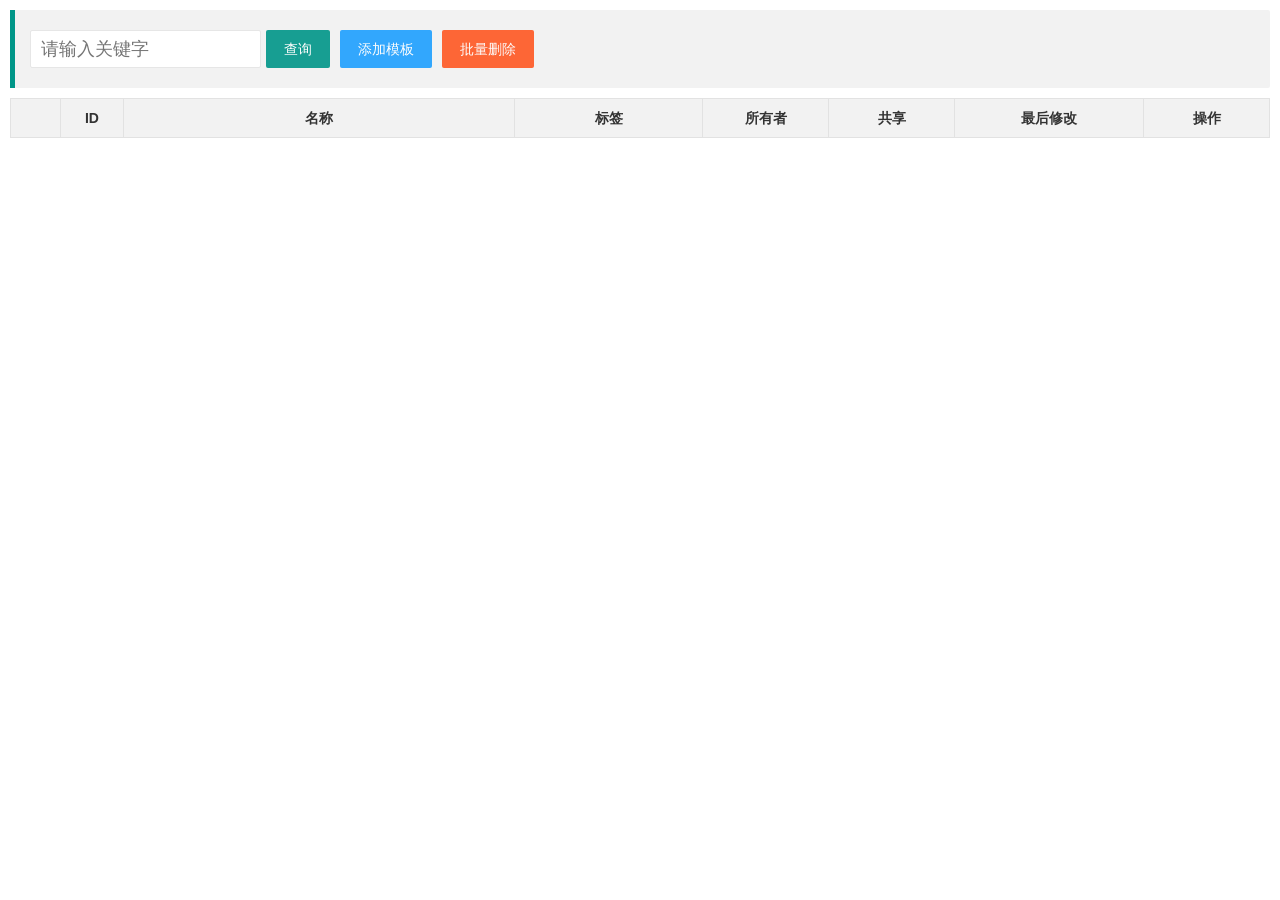
<file: page/template/template.html>
﻿<!DOCTYPE html>
<html>
<head>
    <meta charset="utf-8">
    <title>模板比例</title>
    <meta name="renderer" content="webkit">
    <meta http-equiv="X-UA-Compatible" content="IE=edge,chrome=1">
    <meta name="viewport" content="width=device-width, initial-scale=1, maximum-scale=1">
    <meta name="apple-mobile-web-app-status-bar-style" content="black">
    <meta name="apple-mobile-web-app-capable" content="yes">
    <meta name="format-detection" content="telephone=no">
    <link rel="stylesheet" href="../../bootstrap/css/bootstrap.min.css" media="all" />
    <link rel="stylesheet" href="../../layui/css/layui.css" media="all" />
    <link rel="stylesheet" href="../../css/iconfont.css" media="all" />
    <link rel="stylesheet" href="../../css/terminal.css" media="all" />

</head>
<body class="childrenBody">
    <blockquote class="layui-elem-quote program_search">
        <div class="layui-inline">
            <div class="layui-input-inline">
                <input type="text" value="" placeholder="请输入关键字" class="layui-input search_input">
            </div>
            <a class="layui-btn search_btn">查询</a>
        </div>
        <div class="layui-inline">
            <a class="layui-btn layui-btn-normal programAdd_btn">添加模板</a>
        </div>
        <div class="layui-inline">
            <a class="layui-btn layui-btn-danger batchDel">批量删除</a>
        </div>
    </blockquote>
    <div class="layui-form program_list">
        <table class="layui-table">
            <colgroup>
                <col width="50">
                <col width="5%">
                <col>
                <col width="15%">
                <col width="10%">
                <col width="10%">
                <col width="15%">
                <col width="10%">
            </colgroup>
            <thead>
                <tr>
                    <th><input type="checkbox" name="" lay-skin="primary" lay-filter="allChoose" id="allChoose"></th>
                    <th>ID</th>
                    <th>名称</th>
                    <th>标签</th>
                    <th>所有者</th>
                    <th>共享</th>
                    <th>最后修改</th>
                    <th>操作</th>
                </tr>
            </thead>
            <tbody class="template_content"></tbody>
        </table>
    </div>
    <div id="page"></div>
    <script type="text/javascript" src="../../layui/layui.js"></script>
    <script type="text/javascript" src="template.js"></script>
    <script type="text/javascript" src="../../js/jquery-3.2.1.min.js"></script>
    <script type="text/javascript" src="../../bootstrap/js/bootstrap.min.js"></script>
</body>
</html>
</file>
<file: layui/css/layui.css>
/** layui-v1.0.9_rls MIT License By http://www.layui.com */
 .layui-laypage a,a{text-decoration:none}.layui-btn,.layui-inline,img{vertical-align:middle}.layui-btn,.layui-unselect{-webkit-user-select:none;-ms-user-select:none;-moz-user-select:none}.layui-btn,.layui-tree li i,.layui-unselect{-moz-user-select:none}blockquote,body,button,dd,div,dl,dt,form,h1,h2,h3,h4,h5,h6,input,li,ol,p,pre,td,textarea,th,ul{margin:0;padding:0;-webkit-tap-highlight-color:rgba(0,0,0,0)}a:active,a:hover{outline:0}img{display:inline-block;border:none}li{list-style:none}table{border-collapse:collapse;border-spacing:0}h1,h2,h3{font-size:14px;font-weight:400}h4,h5,h6{font-size:100%;font-weight:400}button,input,optgroup,option,select,textarea{font-family:inherit;font-size:inherit;font-style:inherit;font-weight:inherit;outline:0}pre{white-space:pre-wrap;white-space:-moz-pre-wrap;white-space:-pre-wrap;white-space:-o-pre-wrap;word-wrap:break-word}::-webkit-scrollbar{width:10px;height:10px}::-webkit-scrollbar-button:vertical{display:none}::-webkit-scrollbar-corner,::-webkit-scrollbar-track{background-color:#e2e2e2}::-webkit-scrollbar-thumb{border-radius:0;background-color:rgba(0,0,0,.3)}::-webkit-scrollbar-thumb:vertical:hover{background-color:rgba(0,0,0,.35)}::-webkit-scrollbar-thumb:vertical:active{background-color:rgba(0,0,0,.38)}@font-face{font-family:layui-icon;src:url(../font/iconfont.eot?v=1.0.9);src:url(../font/iconfont.eot?v=1.0.9#iefix) format('embedded-opentype'),url(../font/iconfont.svg?v=1.0.9#iconfont) format('svg'),url(../font/iconfont.woff?v=1.0.9) format('woff'),url(../font/iconfont.ttf?v=1.0.9) format('truetype')}.layui-icon{font-family:layui-icon!important;font-size:16px;font-style:normal;-webkit-font-smoothing:antialiased;-moz-osx-font-smoothing:grayscale}body{line-height:24px;font:14px Helvetica Neue,Helvetica,PingFang SC,\5FAE\8F6F\96C5\9ED1,Tahoma,Arial,sans-serif}hr{height:1px;margin:10px 0;border:0;background-color:#e2e2e2;clear:both}a{color:#333}a:hover{color:#777}a cite{font-style:normal;*cursor:pointer}.layui-box,.layui-box *{-webkit-box-sizing:content-box!important;-moz-box-sizing:content-box!important;box-sizing:content-box!important}.layui-border-box,.layui-border-box *{-webkit-box-sizing:border-box!important;-moz-box-sizing:border-box!important;box-sizing:border-box!important}.layui-clear{clear:both;*zoom:1}.layui-clear:after{content:'\20';clear:both;*zoom:1;display:block;height:0}.layui-inline{position:relative;display:inline-block;*display:inline;*zoom:1}.layui-edge{position:absolute;width:0;height:0;border-style:dashed;border-color:transparent;overflow:hidden}.layui-elip{text-overflow:ellipsis;overflow:hidden;white-space:nowrap}.layui-disabled,.layui-disabled:hover{color:#d2d2d2!important;cursor:not-allowed!important}.layui-circle{border-radius:100%}.layui-show{display:block!important}.layui-hide{display:none!important}.layui-main{position:relative;width:1140px;margin:0 auto}.layui-header{position:relative;z-index:1000;height:60px}.layui-header a:hover{transition:all .5s;-webkit-transition:all .5s}.layui-side{position:fixed;top:0;bottom:0;z-index:999;width:200px;overflow-x:hidden}.layui-side-scroll{width:220px;height:100%;overflow-x:hidden}.layui-body{position:absolute;left:200px;right:0;top:0;bottom:0;z-index:998;width:auto;overflow:hidden;overflow-y:auto;-webkit-box-sizing:border-box;-moz-box-sizing:border-box;box-sizing:border-box}.layui-layout-admin .layui-header{background-color:#23262E}.layui-layout-admin .layui-side{top:60px;width:200px;overflow-x:hidden}.layui-layout-admin .layui-body{top:60px;bottom:44px}.layui-layout-admin .layui-main{width:auto;margin:0 15px}.layui-layout-admin .layui-footer{position:fixed;left:200px;right:0;bottom:0;height:44px;background-color:#eee}.layui-btn,.layui-input,.layui-select,.layui-textarea,.layui-upload-button{outline:0;-webkit-transition:border-color .3s cubic-bezier(.65,.05,.35,.5);transition:border-color .3s cubic-bezier(.65,.05,.35,.5);-webkit-box-sizing:border-box!important;-moz-box-sizing:border-box!important;box-sizing:border-box!important}.layui-elem-quote{margin-bottom:10px;padding:15px;line-height:22px;border-left:5px solid #009688;border-radius:0 2px 2px 0;background-color:#f2f2f2}.layui-quote-nm{border-color:#e2e2e2;border-style:solid;border-width:1px 1px 1px 5px;background:0 0}.layui-elem-field{margin-bottom:10px;padding:0;border:1px solid #e2e2e2}.layui-elem-field legend{margin-left:20px;padding:0 10px;font-size:20px;font-weight:300}.layui-field-title{margin:10px 0 20px;border:none;border-top:1px solid #e2e2e2}.layui-field-box{padding:10px 15px}.layui-field-title .layui-field-box{padding:10px 0}.layui-progress{position:relative;height:6px;border-radius:20px;background-color:#e2e2e2}.layui-progress-bar{position:absolute;width:0;max-width:100%;height:6px;border-radius:20px;text-align:right;background-color:#5FB878;transition:all .3s;-webkit-transition:all .3s}.layui-progress-big,.layui-progress-big .layui-progress-bar{height:18px;line-height:18px}.layui-progress-text{position:relative;top:-18px;line-height:18px;font-size:12px;color:#666}.layui-progress-big .layui-progress-text{position:static;padding:0 10px;color:#fff}.layui-collapse{border:1px solid #e2e2e2;border-radius:2px}.layui-colla-item{border-top:1px solid #e2e2e2}.layui-colla-item:first-child{border-top:none}.layui-colla-title{position:relative;height:42px;line-height:42px;padding:0 15px 0 35px;color:#333;background-color:#f2f2f2;cursor:pointer}.layui-colla-content{display:none;padding:10px 15px;line-height:22px;border-top:1px solid #e2e2e2;color:#666}.layui-colla-icon{position:absolute;left:15px;top:0;font-size:14px}.layui-bg-red{background-color:#FF5722}.layui-bg-orange{background-color:#F7B824}.layui-bg-green{background-color:#009688}.layui-bg-cyan{background-color:#2F4056}.layui-bg-blue{background-color:#1E9FFF}.layui-bg-black{background-color:#393D49}.layui-bg-gray{background-color:#eee}.layui-word-aux{font-size:12px;color:#999;padding:0 5px}.layui-btn{display:inline-block;height:38px;line-height:38px;padding:0 18px;background-color:#009688;color:#fff;white-space:nowrap;text-align:center;font-size:14px;border:none;border-radius:2px;cursor:pointer;opacity:.9;filter:alpha(opacity=90)}.layui-btn:hover{opacity:.8;filter:alpha(opacity=80);color:#fff}.layui-btn:active{opacity:1;filter:alpha(opacity=100)}.layui-btn+.layui-btn{margin-left:10px}.layui-btn-radius{border-radius:100px}.layui-btn .layui-icon{font-size:18px;vertical-align:bottom}.layui-btn-primary{border:1px solid #C9C9C9;background-color:#fff;color:#555}.layui-btn-primary:hover{border-color:#009688;color:#333}.layui-btn-normal{background-color:#1E9FFF}.layui-btn-warm{background-color:#F7B824}.layui-btn-danger{background-color:#FF5722}.layui-btn-disabled,.layui-btn-disabled:active,.layui-btn-disabled:hover{border:1px solid #e6e6e6;background-color:#FBFBFB;color:#C9C9C9;cursor:not-allowed;opacity:1}.layui-btn-big{height:44px;line-height:44px;padding:0 25px;font-size:16px}.layui-btn-small{height:30px;line-height:30px;padding:0 10px;font-size:12px}.layui-btn-small i{font-size:16px!important}.layui-btn-mini{height:22px;line-height:22px;padding:0 5px;font-size:12px}.layui-btn-mini i{font-size:14px!important}.layui-btn-group{display:inline-block;vertical-align:middle;font-size:0}.layui-btn-group .layui-btn{margin-left:0!important;margin-right:0!important;border-left:1px solid rgba(255,255,255,.5);border-radius:0}.layui-btn-group .layui-btn-primary{border-left:none}.layui-btn-group .layui-btn-primary:hover{border-color:#C9C9C9;color:#009688}.layui-btn-group .layui-btn:first-child{border-left:none;border-radius:2px 0 0 2px}.layui-btn-group .layui-btn-primary:first-child{border-left:1px solid #c9c9c9}.layui-btn-group .layui-btn:last-child{border-radius:0 2px 2px 0}.layui-btn-group .layui-btn+.layui-btn{margin-left:0}.layui-btn-group+.layui-btn-group{margin-left:10px}.layui-input,.layui-select,.layui-textarea{height:38px;line-height:38px;line-height:36px\9;border:1px solid #e6e6e6;background-color:#fff;border-radius:2px}.layui-form-label,.layui-form-mid,.layui-textarea{line-height:20px;position:relative}.layui-input,.layui-textarea{display:block;width:100%;padding-left:10px}.layui-input:hover,.layui-textarea:hover{border-color:#D2D2D2!important}.layui-input:focus,.layui-textarea:focus{border-color:#C9C9C9!important}.layui-textarea{min-height:100px;height:auto;padding:6px 10px;resize:vertical}.layui-select{padding:0 10px}.layui-form input[type=checkbox],.layui-form input[type=radio],.layui-form select{display:none}.layui-form-item{margin-bottom:15px;clear:both;*zoom:1}.layui-form-item:after{content:'\20';clear:both;*zoom:1;display:block;height:0}.layui-form-label{float:left;display:block;padding:9px 15px;width:80px;font-weight:400;text-align:right}.layui-form-item .layui-inline{margin-bottom:5px;margin-right:10px}.layui-input-block,.layui-input-inline{position:relative}.layui-input-block{margin-left:110px;min-height:36px}.layui-input-inline{display:inline-block;vertical-align:middle}.layui-form-item .layui-input-inline{float:left;width:190px;margin-right:10px}.layui-form-text .layui-input-inline{width:auto}.layui-form-mid{float:left;display:block;padding:8px 0;margin-right:10px}.layui-form-danger+.layui-form-select .layui-input,.layui-form-danger:focus{border:1px solid #FF5722!important}.layui-form-select{position:relative}.layui-form-select .layui-input{padding-right:30px;cursor:pointer}.layui-form-select .layui-edge{position:absolute;right:10px;top:50%;margin-top:-3px;cursor:pointer;border-width:6px;border-top-color:#c2c2c2;border-top-style:solid;transition:all .3s;-webkit-transition:all .3s}.layui-form-select dl{display:none;position:absolute;left:0;top:42px;padding:5px 0;z-index:999;min-width:100%;border:1px solid #d2d2d2;max-height:300px;overflow-y:auto;background-color:#fff;border-radius:2px;box-shadow:0 2px 4px rgba(0,0,0,.12);box-sizing:border-box}.layui-form-select dl dd,.layui-form-select dl dt{padding:0 10px;line-height:36px;white-space:nowrap;overflow:hidden;text-overflow:ellipsis}.layui-form-select dl dt{font-size:12px;color:#999}.layui-form-select dl dd{cursor:pointer}.layui-form-select dl dd:hover{background-color:#f2f2f2}.layui-form-select .layui-select-group dd{padding-left:20px}.layui-form-select dl dd.layui-this{background-color:#5FB878;color:#fff}.layui-form-checkbox,.layui-form-select dl dd.layui-disabled{background-color:#fff}.layui-form-selected dl{display:block}.layui-form-checkbox,.layui-form-checkbox *,.layui-form-radio,.layui-form-radio *,.layui-form-switch{display:inline-block;vertical-align:middle}.layui-form-selected .layui-edge{margin-top:-9px;-webkit-transform:rotate(180deg);transform:rotate(180deg);margin-top:-3px\9}:root .layui-form-selected .layui-edge{margin-top:-9px\0/IE9}.layui-select-none{margin:5px 0;text-align:center;color:#999}.layui-select-disabled .layui-disabled{border-color:#eee!important}.layui-select-disabled .layui-edge{border-top-color:#d2d2d2}.layui-form-checkbox{position:relative;height:30px;line-height:28px;margin-right:10px;padding-right:30px;border:1px solid #d2d2d2;cursor:pointer;font-size:0;border-radius:2px;-webkit-transition:.1s linear;transition:.1s linear;box-sizing:border-box!important}.layui-form-checkbox:hover{border:1px solid #c2c2c2}.layui-form-checkbox span{padding:0 10px;height:100%;font-size:14px;background-color:#d2d2d2;color:#fff;overflow:hidden;white-space:nowrap;text-overflow:ellipsis}.layui-form-checkbox:hover span{background-color:#c2c2c2}.layui-form-checkbox i{position:absolute;right:0;width:30px;color:#fff;font-size:20px;text-align:center}.layui-form-checkbox:hover i{color:#c2c2c2}.layui-form-checked,.layui-form-checked:hover{border-color:#5FB878}.layui-form-checked span,.layui-form-checked:hover span{background-color:#5FB878}.layui-form-checked i,.layui-form-checked:hover i{color:#5FB878}.layui-form-item .layui-form-checkbox{margin-top:4px}.layui-form-checkbox[lay-skin=primary]{height:auto!important;line-height:normal!important;border:none!important;margin-right:0;padding-right:0;background:0 0}.layui-form-checkbox[lay-skin=primary] span{float:right;padding-right:15px;line-height:18px;background:0 0;color:#666}.layui-form-checkbox[lay-skin=primary] i{position:relative;top:0;width:16px;line-height:16px;border:1px solid #d2d2d2;font-size:12px;border-radius:2px;background-color:#fff;-webkit-transition:.1s linear;transition:.1s linear}.layui-form-checkbox[lay-skin=primary]:hover i{border-color:#5FB878;color:#fff}.layui-form-checked[lay-skin=primary] i{border-color:#5FB878;background-color:#5FB878;color:#fff}.layui-checkbox-disbaled[lay-skin=primary] span{background:0 0!important}.layui-checkbox-disbaled[lay-skin=primary]:hover i{border-color:#d2d2d2}.layui-form-item .layui-form-checkbox[lay-skin=primary]{margin-top:10px}.layui-form-switch{position:relative;height:22px;line-height:22px;width:42px;padding:0 5px;margin-top:8px;border:1px solid #d2d2d2;border-radius:20px;cursor:pointer;background-color:#fff;-webkit-transition:.1s linear;transition:.1s linear}.layui-form-switch i{position:absolute;left:5px;top:3px;width:16px;height:16px;border-radius:20px;background-color:#d2d2d2;-webkit-transition:.1s linear;transition:.1s linear}.layui-form-switch em{position:absolute;right:5px;top:0;width:25px;padding:0!important;text-align:center!important;color:#999!important;font-style:normal!important;font-size:12px}.layui-form-onswitch{border-color:#5FB878;background-color:#5FB878}.layui-form-onswitch i{left:32px;background-color:#fff}.layui-form-onswitch em{left:5px;right:auto;color:#fff!important}.layui-checkbox-disbaled{border-color:#e2e2e2!important}.layui-checkbox-disbaled span{background-color:#e2e2e2!important}.layui-checkbox-disbaled:hover i{color:#fff!important}.layui-form-radio{line-height:28px;margin:6px 10px 0 0;padding-right:10px;cursor:pointer;font-size:0}.layui-form-radio i{margin-right:8px;font-size:22px;color:#c2c2c2}.layui-form-radio span{font-size:14px}.layui-form-radio i:hover,.layui-form-radioed i{color:#5FB878}.layui-radio-disbaled i{color:#e2e2e2!important}.layui-form-pane .layui-form-label{width:110px;padding:8px 15px;height:38px;line-height:20px;border:1px solid #e6e6e6;border-radius:2px 0 0 2px;text-align:center;background-color:#FBFBFB;overflow:hidden;white-space:nowrap;text-overflow:ellipsis;-webkit-box-sizing:border-box!important;-moz-box-sizing:border-box!important;box-sizing:border-box!important}.layui-form-pane .layui-input-inline{margin-left:-1px}.layui-form-pane .layui-input-block{margin-left:110px;left:-1px}.layui-form-pane .layui-input{border-radius:0 2px 2px 0}.layui-form-pane .layui-form-text .layui-form-label{float:none;width:100%;border-right:1px solid #e6e6e6;border-radius:2px;-webkit-box-sizing:border-box!important;-moz-box-sizing:border-box!important;box-sizing:border-box!important;text-align:left}.layui-laypage button,.layui-laypage input,.layui-nav{-webkit-box-sizing:border-box!important;-moz-box-sizing:border-box!important}.layui-form-pane .layui-form-text .layui-input-inline{display:block;margin:0;top:-1px;clear:both}.layui-form-pane .layui-form-text .layui-input-block{margin:0;left:0;top:-1px}.layui-form-pane .layui-form-text .layui-textarea{min-height:100px;border-radius:0 0 2px 2px}.layui-form-pane .layui-form-checkbox{margin:4px 0 4px 10px}.layui-form-pane .layui-form-radio,.layui-form-pane .layui-form-switch{margin-top:6px;margin-left:10px}.layui-form-pane .layui-form-item[pane]{position:relative;border:1px solid #e6e6e6}.layui-form-pane .layui-form-item[pane] .layui-form-label{position:absolute;left:0;top:0;height:100%;border-width:0 1px 0 0}.layui-form-pane .layui-form-item[pane] .layui-input-inline{margin-left:110px}.layui-layedit{border:1px solid #d2d2d2;border-radius:2px}.layui-layedit-tool{padding:3px 5px;border-bottom:1px solid #e2e2e2;font-size:0}.layedit-tool-fixed{position:fixed;top:0;border-top:1px solid #e2e2e2}.layui-layedit-tool .layedit-tool-mid,.layui-layedit-tool .layui-icon{display:inline-block;vertical-align:middle;text-align:center;font-size:14px}.layui-layedit-tool .layui-icon{position:relative;width:32px;height:30px;line-height:30px;margin:3px 5px;color:#777;cursor:pointer;border-radius:2px}.layui-layedit-tool .layui-icon:hover{color:#393D49}.layui-layedit-tool .layui-icon:active{color:#000}.layui-layedit-tool .layedit-tool-active{background-color:#e2e2e2;color:#000}.layui-layedit-tool .layui-disabled,.layui-layedit-tool .layui-disabled:hover{color:#d2d2d2;cursor:not-allowed}.layui-layedit-tool .layedit-tool-mid{width:1px;height:18px;margin:0 10px;background-color:#d2d2d2}.layedit-tool-html{width:50px!important;font-size:30px!important}.layedit-tool-b,.layedit-tool-code,.layedit-tool-help{font-size:16px!important}.layedit-tool-d,.layedit-tool-face,.layedit-tool-image,.layedit-tool-unlink{font-size:18px!important}.layedit-tool-image input{position:absolute;font-size:0;left:0;top:0;width:100%;height:100%;opacity:.01;filter:Alpha(opacity=1);cursor:pointer}.layui-layedit-iframe iframe{display:block;width:100%}#LAY_layedit_code{overflow:hidden}.layui-table{width:100%;margin:10px 0;background-color:#fff}.layui-table tr{transition:all .3s;-webkit-transition:all .3s}.layui-table thead tr{background-color:#f2f2f2}.layui-table th{text-align:left}.layui-table td,.layui-table th{padding:9px 15px;min-height:20px;line-height:20px;border:1px solid #e2e2e2;font-size:14px}.layui-table tr:hover,.layui-table[lay-even] tr:nth-child(even){background-color:#f8f8f8}.layui-table[lay-skin=line],.layui-table[lay-skin=row]{border:1px solid #e2e2e2}.layui-table[lay-skin=line] td,.layui-table[lay-skin=line] th{border:none;border-bottom:1px solid #e2e2e2}.layui-table[lay-skin=row] td,.layui-table[lay-skin=row] th{border:none;border-right:1px solid #e2e2e2}.layui-table[lay-skin=nob] td,.layui-table[lay-skin=nob] th{border:none}.layui-upload-button{position:relative;display:inline-block;vertical-align:middle;min-width:60px;height:38px;line-height:38px;border:1px solid #DFDFDF;border-radius:2px;overflow:hidden;background-color:#fff;color:#666}.layui-upload-button:hover{border:1px solid #aaa;color:#333}.layui-upload-button:active{border:1px solid #4CAF50;color:#000}.layui-upload-button input,.layui-upload-file{opacity:.01;filter:Alpha(opacity=1);cursor:pointer}.layui-upload-button input{position:absolute;left:0;top:0;z-index:10;font-size:100px;width:100%;height:100%}.layui-upload-icon{display:block;margin:0 15px;text-align:center}.layui-upload-icon i{margin-right:5px;vertical-align:top;font-size:20px;color:#5FB878}.layui-upload-iframe{position:absolute;width:0;height:0;border:0;visibility:hidden}.layui-upload-enter{border:1px solid #009E94;background-color:#009E94;color:#fff;-webkit-transform:scale(1.1);transform:scale(1.1)}.layui-upload-enter .layui-upload-icon,.layui-upload-enter .layui-upload-icon i{color:#fff}.layui-flow-more{margin:10px 0;text-align:center;color:#999;font-size:14px}.layui-flow-more a{height:32px;line-height:32px}.layui-flow-more a *{display:inline-block;vertical-align:top}.layui-flow-more a cite{padding:0 20px;border-radius:3px;background-color:#eee;color:#333;font-style:normal}.layui-flow-more a cite:hover{opacity:.8}.layui-flow-more a i{font-size:30px;color:#737383}.layui-laypage{display:inline-block;*display:inline;*zoom:1;vertical-align:middle;margin:10px 0;font-size:0}.layui-laypage>:first-child,.layui-laypage>:first-child em{border-radius:2px 0 0 2px}.layui-laypage>:last-child,.layui-laypage>:last-child em{border-radius:0 2px 2px 0}.layui-laypage a,.layui-laypage span{display:inline-block;*display:inline;*zoom:1;vertical-align:middle;padding:0 15px;border:1px solid #e2e2e2;height:28px;line-height:28px;margin:0 -1px 5px 0;background-color:#fff;color:#333;font-size:12px}.layui-laypage em{font-style:normal}.layui-laypage span{color:#999;font-weight:700}.layui-laypage .layui-laypage-curr{position:relative}.layui-laypage .layui-laypage-curr em{position:relative;color:#fff;font-weight:400}.layui-laypage .layui-laypage-curr .layui-laypage-em{position:absolute;left:-1px;top:-1px;padding:1px;width:100%;height:100%;background-color:#009688}.layui-laypage-em{border-radius:2px}.layui-laypage-next em,.layui-laypage-prev em{font-family:Sim sun;font-size:16px}.layui-laypage .layui-laypage-total{height:30px;line-height:30px;margin-left:1px;border:none;font-weight:400}.layui-laypage button,.layui-laypage input{height:30px;line-height:30px;border:1px solid #e2e2e2;border-radius:2px;vertical-align:top;background-color:#fff;box-sizing:border-box!important}.layui-laypage input{width:50px;margin:0 5px;text-align:center}.layui-laypage button{margin-left:5px;padding:0 15px;cursor:pointer}.layui-code{position:relative;margin:10px 0;padding:15px;line-height:20px;border:1px solid #ddd;border-left-width:6px;background-color:#F2F2F2;color:#333;font-family:Courier New;font-size:12px}.layui-tree{line-height:26px}.layui-tree li{text-overflow:ellipsis;overflow:hidden;white-space:nowrap}.layui-tree li .layui-tree-spread,.layui-tree li a{display:inline-block;vertical-align:top;height:26px;*display:inline;*zoom:1;cursor:pointer}.layui-tree li a{font-size:0}.layui-tree li a i{font-size:16px}.layui-tree li a cite{padding:0 6px;font-size:14px;font-style:normal}.layui-tree li i{padding-left:6px;color:#333}.layui-tree li .layui-tree-check{font-size:13px}.layui-tree li .layui-tree-check:hover{color:#009E94}.layui-tree li ul{display:none;margin-left:20px}.layui-tree li .layui-tree-enter{line-height:24px;border:1px dotted #000}.layui-tree-drag{display:none;position:absolute;left:-666px;top:-666px;background-color:#f2f2f2;padding:5px 10px;border:1px dotted #000;white-space:nowrap}.layui-tree-drag i{padding-right:5px}.layui-nav{position:relative;padding:0 20px;background-color:#393D49;color:#c2c2c2;border-radius:2px;font-size:0;box-sizing:border-box!important}.layui-nav *{font-size:14px}.layui-nav .layui-nav-item{position:relative;display:inline-block;*display:inline;*zoom:1;vertical-align:middle;line-height:60px}.layui-nav .layui-nav-item a{display:block;padding:0 20px;color:#c2c2c2;transition:all .3s;-webkit-transition:all .3s}.layui-nav .layui-this:after,.layui-nav-bar,.layui-nav-tree .layui-nav-itemed:after{position:absolute;left:0;top:0;width:0;height:5px;background-color:#5FB878;transition:all .2s;-webkit-transition:all .2s}.layui-nav-bar{z-index:1000}.layui-nav .layui-nav-item a:hover,.layui-nav .layui-this a{color:#fff}.layui-nav .layui-this:after{content:'';top:auto;bottom:0;width:100%}.layui-nav .layui-nav-more{content:'';width:0;height:0;border-style:solid dashed dashed;border-color:#c2c2c2 transparent transparent;overflow:hidden;cursor:pointer;transition:all .2s;-webkit-transition:all .2s;position:absolute;top:28px;right:3px;border-width:6px}.layui-nav .layui-nav-mored,.layui-nav-itemed .layui-nav-more{top:22px;border-style:dashed dashed solid;border-color:transparent transparent #c2c2c2}.layui-nav-child{display:none;position:absolute;left:0;top:65px;min-width:100%;line-height:36px;padding:5px 0;box-shadow:0 2px 4px rgba(0,0,0,.12);border:1px solid #d2d2d2;background-color:#fff;z-index:100;border-radius:2px;white-space:nowrap}.layui-nav .layui-nav-child a{color:#333}.layui-nav .layui-nav-child a:hover{background-color:#f2f2f2;color:#333}.layui-nav-child dd{position:relative}.layui-nav-child dd.layui-this{background-color:#5FB878;color:#fff}.layui-nav-child dd.layui-this a{color:#fff}.layui-nav-child dd.layui-this:after{display:none}.layui-nav-tree{width:200px;padding:0}.layui-nav-tree .layui-nav-item{display:block;width:100%;line-height:45px}.layui-nav-tree .layui-nav-item a{height:45px;text-overflow:ellipsis;overflow:hidden;white-space:nowrap}.layui-nav-tree .layui-nav-item a:hover{background-color:#4E5465}.layui-nav-tree .layui-nav-child dd.layui-this,.layui-nav-tree .layui-this,.layui-nav-tree .layui-this>a,.layui-nav-tree .layui-this>a:hover{background-color:#009688;color:#fff}.layui-nav-tree .layui-this:after{display:none}.layui-nav-itemed>a,.layui-nav-tree .layui-nav-title a,.layui-nav-tree .layui-nav-title a:hover{background-color:#2B2E37!important;color:#fff!important}.layui-nav-tree .layui-nav-bar{width:5px;height:0;background-color:#009688}.layui-nav-tree .layui-nav-child{position:relative;z-index:0;top:0;border:none;box-shadow:none}.layui-nav-tree .layui-nav-child a{height:40px;line-height:40px;color:#c2c2c2}.layui-nav-tree .layui-nav-child,.layui-nav-tree .layui-nav-child a:hover{background:0 0;color:#fff}.layui-nav-tree .layui-nav-more{top:20px;right:10px}.layui-nav-itemed .layui-nav-more{top:14px}.layui-nav-itemed .layui-nav-child{display:block;padding:0}.layui-nav-side{position:fixed;top:0;bottom:0;left:0;overflow-x:hidden;z-index:999}.layui-breadcrumb{visibility:hidden;font-size:0}.layui-breadcrumb a{padding-right:8px;line-height:22px;font-size:14px;color:#333!important}.layui-breadcrumb a:hover{color:#01AAED!important}.layui-breadcrumb a cite,.layui-breadcrumb a span{color:#666;cursor:text;font-style:normal}.layui-breadcrumb a span{padding-left:8px;font-family:Sim sun}.layui-tab{margin:10px 0;text-align:left!important}.layui-fixbar li,.layui-tab-bar,.layui-tab-title li,.layui-util-face ul li{cursor:pointer;text-align:center}.layui-tab[overflow]>.layui-tab-title{overflow:hidden}.layui-tab-title{position:relative;left:0;height:40px;white-space:nowrap;font-size:0;border-bottom:1px solid #e2e2e2;transition:all .2s;-webkit-transition:all .2s}.layui-tab-title li{display:inline-block;*display:inline;*zoom:1;vertical-align:middle;font-size:14px;transition:all .2s;-webkit-transition:all .2s;position:relative;line-height:40px;min-width:65px;padding:0 10px}.layui-tab-title li a{display:block}.layui-tab-title .layui-this{color:#000}.layui-tab-title .layui-this:after{position:absolute;left:0;top:0;content:'';width:100%;height:41px;border:1px solid #e2e2e2;border-bottom-color:#fff;border-radius:2px 2px 0 0;-webkit-box-sizing:border-box!important;-moz-box-sizing:border-box!important;box-sizing:border-box!important;pointer-events:none}.layui-tab-bar{position:absolute;right:0;top:0;z-index:10;width:30px;height:39px;line-height:39px;border:1px solid #e2e2e2;border-radius:2px;background-color:#fff}.layui-tab-bar .layui-icon{position:relative;display:inline-block;top:3px;transition:all .3s;-webkit-transition:all .3s}.layui-tab-item,.layui-util-face .layui-layer-TipsG{display:none}.layui-tab-more{padding-right:30px;height:auto;white-space:normal}.layui-tab-more li.layui-this:after{border-bottom-color:#e2e2e2;border-radius:2px}.layui-tab-more .layui-tab-bar .layui-icon{top:-2px;top:3px\9;-webkit-transform:rotate(180deg);transform:rotate(180deg)}:root .layui-tab-more .layui-tab-bar .layui-icon{top:-2px\0/IE9}.layui-tab-content{padding:10px}.layui-tab-title li .layui-tab-close{position:relative;margin-left:8px;top:1px;color:#c2c2c2;transition:all .2s;-webkit-transition:all .2s}.layui-tab-title li .layui-tab-close:hover{border-radius:2px;background-color:#FF5722;color:#fff}.layui-tab-brief>.layui-tab-title .layui-this{color:#009688}.layui-tab-brief>.layui-tab-more li.layui-this:after,.layui-tab-brief>.layui-tab-title .layui-this:after{border:none;border-radius:0;border-bottom:3px solid #5FB878}.layui-tab-brief[overflow]>.layui-tab-title .layui-this:after{top:-1px}.layui-tab-card{border:1px solid #e2e2e2;border-radius:2px;box-shadow:0 2px 5px 0 rgba(0,0,0,.1)}.layui-tab-card>.layui-tab-title{background-color:#f2f2f2}.layui-tab-card>.layui-tab-title li{margin-right:-1px;margin-left:-1px}.layui-tab-card>.layui-tab-title .layui-this{background-color:#fff}.layui-tab-card>.layui-tab-title .layui-this:after{border-top:none;border-width:1px;border-bottom-color:#fff}.layui-tab-card>.layui-tab-title .layui-tab-bar{height:40px;line-height:40px;border-radius:0;border-top:none;border-right:none}.layui-tab-card>.layui-tab-more .layui-this{background:0 0;color:#5FB878}.layui-tab-card>.layui-tab-more .layui-this:after{border:none}.layui-fixbar{position:fixed;right:15px;bottom:15px;z-index:9999}.layui-fixbar li{width:50px;height:50px;line-height:50px;margin-bottom:1px;font-size:30px;background-color:#9F9F9F;color:#fff;border-radius:2px;opacity:.95}.layui-fixbar li:hover{opacity:.85}.layui-fixbar li:active{opacity:1}.layui-fixbar .layui-fixbar-top{display:none;font-size:40px}body .layui-util-face{border:none;background:0 0}body .layui-util-face .layui-layer-content{padding:0;background-color:#fff;color:#666;box-shadow:none}.layui-util-face ul{position:relative;width:372px;padding:10px;border:1px solid #D9D9D9;background-color:#fff;box-shadow:0 0 20px rgba(0,0,0,.2)}.layui-util-face ul li{float:left;border:1px solid #e8e8e8;height:22px;width:26px;overflow:hidden;margin:-1px 0 0 -1px;padding:4px 2px}.layui-util-face ul li:hover{position:relative;z-index:2;border:1px solid #eb7350;background:#fff9ec}.layui-anim{-webkit-animation-duration:.3s;animation-duration:.3s;-webkit-animation-fill-mode:both;animation-fill-mode:both}.layui-anim-loop{-webkit-animation-iteration-count:infinite;animation-iteration-count:infinite}@-webkit-keyframes layui-rotate{from{-webkit-transform:rotate(0)}to{-webkit-transform:rotate(360deg)}}@keyframes layui-rotate{from{transform:rotate(0)}to{transform:rotate(360deg)}}.layui-anim-rotate{-webkit-animation-name:layui-rotate;animation-name:layui-rotate;-webkit-animation-duration:1s;animation-duration:1s;-webkit-animation-timing-function:linear;animation-timing-function:linear}@-webkit-keyframes layui-up{from{-webkit-transform:translate3d(0,100%,0);opacity:.3}to{-webkit-transform:translate3d(0,0,0);opacity:1}}@keyframes layui-up{from{transform:translate3d(0,100%,0);opacity:.3}to{transform:translate3d(0,0,0);opacity:1}}.layui-anim-up{-webkit-animation-name:layui-up;animation-name:layui-up}@-webkit-keyframes layui-upbit{from{-webkit-transform:translate3d(0,30px,0);opacity:.3}to{-webkit-transform:translate3d(0,0,0);opacity:1}}@keyframes layui-upbit{from{transform:translate3d(0,30px,0);opacity:.3}to{transform:translate3d(0,0,0);opacity:1}}.layui-anim-upbit{-webkit-animation-name:layui-upbit;animation-name:layui-upbit}@-webkit-keyframes layui-scale{0%{opacity:.3;-webkit-transform:scale(.5)}100%{opacity:1;-webkit-transform:scale(1)}}@keyframes layui-scale{0%{opacity:.3;-ms-transform:scale(.5);transform:scale(.5)}100%{opacity:1;-ms-transform:scale(1);transform:scale(1)}}.layui-anim-scale{-webkit-animation-name:layui-scale;animation-name:layui-scale}@-webkit-keyframes layui-scale-spring{0%{opacity:.5;-webkit-transform:scale(.5)}80%{opacity:.8;-webkit-transform:scale(1.1)}100%{opacity:1;-webkit-transform:scale(1)}}@keyframes layui-scale-spring{0%{opacity:.5;-ms-transform:scale(.5);transform:scale(.5)}80%{opacity:.8;-ms-transform:scale(1.1);transform:scale(1.1)}100%{opacity:1;-ms-transform:scale(1);transform:scale(1)}}.layui-anim-scaleSpring{-webkit-animation-name:layui-scale-spring;animation-name:layui-scale-spring}@media screen and (max-width:450px){.layui-form-item .layui-form-label{text-overflow:ellipsis;overflow:hidden;white-space:nowrap}.layui-form-item .layui-inline{display:block;margin-right:0;margin-bottom:20px;clear:both}.layui-form-item .layui-inline:after{content:'\20';clear:both;display:block;height:0}.layui-form-item .layui-input-inline{display:block;float:none;left:-3px;width:auto;margin:0 0 10px 112px}.layui-form-item .layui-input-inline+.layui-form-mid{margin-left:110px;top:-5px;padding:0}.layui-form-item .layui-form-checkbox{margin-right:5px;margin-bottom:5px}}

 /*子页面样式*/
.childrenBody{ margin:10px 10px 0; }
.layui-table td, .layui-table th{ word-break:break-all; }
/*文字选中背景色*/
::selection{background:#ff5722; color:#fff;}
/*表格中的操作按钮样式问题*/
.layui-table .layui-btn, .layui-table .layui-btn+.layui-btn{ margin:2px 5px; }
.layui-inline{ margin:5px 5px 5px 0; }
</file>
<file: css/iconfont.css>
/*ʹ����iconfont-����Ͱ�ʸ��ͼ���*/
/*��ַ http://www.iconfont.cn */
/*ʹ��github��¼���û���18362925873@163.com  ����zxc123..*/
/*ʹ�÷��� http://www.cnblogs.com/lch880/p/3359222.html */

@font-face {
    font-family: 'iconfont'; /* project id 370043 */
    src: url('//at.alicdn.com/t/font_370043_xychtoombpytlnmi.eot');
    src: url('//at.alicdn.com/t/font_370043_xychtoombpytlnmi.eot?#iefix') format('embedded-opentype'), url('//at.alicdn.com/t/font_370043_xychtoombpytlnmi.woff') format('woff'), url('//at.alicdn.com/t/font_370043_xychtoombpytlnmi.ttf') format('truetype'), url('//at.alicdn.com/t/font_370043_xychtoombpytlnmi.svg#iconfont') format('svg');
}

.iconfont {
    font-family: "iconfont" !important;
    font-size: 16px;
    font-style: normal;
    -webkit-font-smoothing: antialiased;
    /*-moz-osx-font-smoothing: grayscale;*/
}

.icon-screengroup:before {
    content: '\e644';
}

.icon-shezhi1:before {
    content: '\e661';
}

.icon-shezhi2:before {
    content: '\e60a';
}

.icon-shezhi3:before {
    content: '\e622';
}

.icon-shezhi4:before {
    content: '\e645';
}

.icon-huanfu:before {
    content: '\e60c';
}

.icon-logout1:before {
    content: '\e638';
}

.icon-logout2:before {
    content: '\e655';
}

.icon-logout3:before {
    content: '\e76a';
}

.icon-zhanghu1:before {
    content: '\e608';
}

.icon-zhanghu2:before {
    content: '\e602';
}

.icon-menu1:before {
    content: '\e721';
}

.icon-dianziping:before {
    content: '\e673';
}

.icon-caozuo:before {
    content: '\e628';
}

.icon-guanbi1:before {
    content: '\e71c';
}

.icon-guanbi2:before {
    content: '\e633';
}

.icon-computer:before {
    content: '\e649';
}

.icon-jilu:before {
    content: '\e612';
}

.icon-edit:before {
    content: '\e61a';
}

.icon-look:before {
    content: '\e634';
}

.icon-chengyuan:before {
    content: '\e605';
}

.icon-send:before {
    content: '\e715';
}

.icon-monitor:before {
    content: '\e603';
}

.icon-permissions:before {
    content: '\e6b4';
}

.icon-wake:before {
    content: '\e669';
}

.icon-large:before {
    content: '\e609';
}

.icon-message:before {
    content: '\e62e';
}

.icon-map:before {
    content: '\e6d7';
}

.icon-call:before {
    content: '\e60f';
}

.icon-voice:before {
    content: '\e600';
}

.icon-meeting:before {
    content: '\e601';
}

.icon-return:before {
    content: '\e6a1';
}

.icon-intercom:before {
    content: '\e60d';
}

.icon-listen:before {
    content: '\e604';
}
</file>
<file: css/main.css>
/*公共样式*/
.main_body{ min-width:320px; }
.layui-elem-quote.title{ padding:10px 15px; margin-bottom:0; }
.layui-tab-more{ position: relative; z-index: 99; background:#fff; }
.layui-layer-tab .layui-layer-title span.layui-layer-tabnow{ height:42px !important; }
.layui-layer-tab .layui-layer-title span{ min-width:45px !important; }
.marg0{ margin:0; }
/*模拟加载层图标样式*/
.layui-layer-dialog .layui-layer-content .layui-layer-ico16{ background-size:100% 100% !important; }

/*样式改变的过渡*/
.showMenu .layui-body,.showMenu .layui-footer,.showMenu.layui-layout-admin .layui-side,.logo,.top_menu .layui-nav-item[pc],.component,.top_menu .layui-nav-item[mobile],.layui-nav,.layui-layout-admin .layui-main,.site-mobile .layui-side,.layui-layout-admin .layui-side,.site-mobile .site-tree-mobile,.layui-body,.layui-layout-admin .layui-footer,.layui-layout-admin .layui-side,.panel,.panel .panel_icon i{ transition: all 0.3s ease-in-out;-webkit-transition: all 0.3s ease-in-out;-o-transition: all 0.3s ease-in-out;-moz-transition: all 0.3s ease-in-out;-ms-transition: all 0.3s ease-in-out; }


.showMenu.layui-layout-admin .layui-side{ left:-200px; }
.showMenu .layui-body,.showMenu .layui-footer{ left:0; }
.layui-layout-admin .layui-main{ margin:0; }
.logo{ color: #fff; float: left; line-height:60px; font-size:20px; padding:0 25px; text-align: center; width:150px;}
.hideMenu{ float:left; width:20px; height:20px; margin:15px 15px 0 0; font-size:17px; text-align:center; padding:5px 5px; color:#fff; background-color:#1AA094; }
.hideMenu:hover{ color:#fff; }
.weather{ color:#fff; float:left; margin:15px 0 0 50px;}
.time {color:#fff; float:left; margin:20px 0 0 50px;}
.component{ float: left; width:200px; height:30px; margin-top: 15px; position: relative;}
.component .layui-input{ height:30px; line-height: 30px; font-size:12px; border:none; transition: all 0.3s; }
.component .layui-input:focus{ background:#fff; color:#000; }
.component .layui-form-select dl{ top:33px; background:#fff; }
.component .layui-form-select .layui-edge,.top_menu .layui-nav-item[mobile]{ display:none; }
.component .layui-icon{ position: absolute; right:8px; top:8px; color:#000; }

/*顶部右侧导航*/
.layui-nav .layui-nav-item>a{ color:#fff; }
.top_menu{ position:absolute; right:0; background:none }
.top_menu.layui-nav .layui-this:after{ width:0px; }
.top_menu.layui-nav .layui-this,.closeBox.layui-nav .layui-this{ background-color:transparent; }
.top_menu.layui-nav .layui-this a,.closeBox.layui-nav .layui-this a{ color:#c2c2c2; }
.top_menu.layui-nav dd.layui-this a,.closeBox.layui-nav dd.layui-this a{ color:#333; }
.top_menu.layui-nav .layui-nav-child a:hover,.closeBox.layui-nav .layui-nav-child a:hover{ color:#fff; background-color:#5FB878; }
.top_menu .iconfont{ font-size: 14px !important; }
.top_menu .layui-nav-bar{ top:60px !important; background-color:rgba(0,0,0,0.7) }

/*左侧用户头像*/
.layui-nav{ background-color:inherit !important; }
.layui-layout-admin .layui-side{ left:0; }
.user-photo{width: 200px; height: 120px; padding-top: 15px; padding-bottom: 5px;}
.user-photo a.img{ display: block; width: 76px; height: 76px; margin: 0 auto; margin-bottom: 15px;}
.user-photo a.img img{ display: block; border: none; width: 100%; height: 100%; border-radius: 50%; -webkit-border-radius: 50%; -moz-border-radius: 50%; border: 4px solid #44576b;}
.user-photo p{ display: block; width: 100%; height: 25px; color: #ffffff; text-align: center; font-size: 12px; white-space: nowrap;line-height: 25px; overflow: hidden;}
/*左侧导航重定义*/
.layui-nav-item a cite{ padding:0 5px; }
.layui-side-scroll{ height:auto; }
.layui-nav-tree .layui-nav-child a{ padding-left: 40px; }
.layui-nav-tree .layui-nav-child a:hover{ background-color:#4E5465; }
.layui-nav-tree .layui-nav-child dd.layui-this a:hover{ background-color:#009688; }

/*右侧body*/
#top_tabs_box{ padding-right:138px; height:40px; border-bottom:1px solid #e2e2e2; }
#top_tabs{ position: absolute; border-bottom:none;}
/*多窗口页面操作下拉*/
.closeBox{ position:absolute; right:0; background-color:#fff !important; color:#000; border-left:1px solid #e2e2e2; border-bottom:1px solid #e2e2e2; }
.closeBox .layui-nav-item{ line-height:40px; }
.closeBox .layui-nav-item a,.closeBox .layui-nav-item a:hover{ color:#000; }
.closeBox .layui-nav-more{ top:17px; }
.closeBox .layui-nav-mored{ top:11px; }
.closeBox .layui-nav-child{ top:42px; left:-12px; }
.closeBox .layui-nav-bar{ display:none; }
.closeBox .icon-caozuo{ font-size: 20px; position:absolute; top:1px; left:-2px; }

.layui-body{overflow:hidden; border-top:5px solid #1AA094;border-left:2px solid #1AA094;}
.layui-tab-content{ height:100%; padding:0; }
.layui-tab-item{ position: absolute; top: 41px; bottom:0; left: 0; right: 0; padding: 0; margin: 0; -webkit-overflow-scrolling:touch; overflow:auto;}
.layui-tab-title .layui-this{ background-color:#1AA094; color:#fff; }
.layui-tab-title .layui-this:after{ border:none; }
.layui-tab-title li cite{ font-style: normal; padding-left:5px; }
.clildFrame.layui-tab-content{ padding-right: 0; }
.clildFrame.layui-tab-content iframe{ width: 100%; height:100%; border:none; min-width: 320px; position:absolute; }
/*main.html*/
.row,.col,.panel_word,.panel_icon{ box-sizing:border-box; -webkit-box-sizing:border-box; -moz-box-sizing:border-box; -o-box-sizing:border-box;}
.row{ margin-left:-10px; overflow:hidden;}
.col{ padding-left:10px;}
.panel{float: left; text-align: center; width:20%;height:150px; min-width:210px; margin: 80px 80px 50px 100px;}
.panel_box a{display:block; background-color:#f2f2f2; border-radius:5px; overflow:hidden; }
.panel_icon{ width:40%; display: inline-block; padding:22px 0; background-color:#54ade8;float:left;}
.panel_icon i{ font-size:3em; color:#fff;}
.panel a:hover .panel_icon i{ display:inline-block; transform:rotate(360deg); -webkit-transform:rotate(360deg); -moz-transform:rotate(360deg); -o-transform:rotate(360deg); -ms-transform:rotate(360deg);}
.panel_word{ width:60%; display: inline-block; float:right; margin-top: 22px; }
.panel_word span{ font-size:40px; display:block; height:30px; line-height:30px;}
.panel_word p { font-size: 17px;display: block;height: 30px;line-height: 30px;margin-top:10px;}
.allNews em{ font-style:normal; font-size:16px;display: block; }
.panel_box a .allNews cite{ display:none; }
.panel_box a cite{ font-size:16px; display: block; font-style:normal; }
.sysNotice{ width:50%; float: left; }
.sysNotice .layui-elem-quote{ line-height:26px; position: relative;}
.sysNotice .layui-table{ margin-top:0; border-left:5px solid #e2e2e2; }
.sysNotice .title .icon-new1{ position: absolute; top:8px; margin-left: 10px; color:#f00; font-size:25px; }
.explain .layui-btn{ margin:5px 5px 5px 0; }

/*打开页面动画*/
.layui-tab-item.layui-show{ animation:moveTop 1s; -webkit-animation:moveTop 1s; animation-fill-mode:both; -webkit-animation-fill-mode:both; }
@keyframes moveTop{
    0% {opacity: 0;-webkit-transform: translateY(20px);-ms-transform: translateY(20px);transform: translateY(20px);}
    100% {opacity: 1;-webkit-transform: translateY(0);-ms-transform: translateY(0);transform: translateY(0);}
}
@-o-keyframes moveTop{
    0% {opacity: 0;-webkit-transform: translateY(20px);-ms-transform: translateY(20px);transform: translateY(20px);}
    100% {opacity: 1;-webkit-transform: translateY(0);-ms-transform: translateY(0);transform: translateY(0);}
}
@-moz-keyframes moveTop{
    0% {opacity: 0;-webkit-transform: translateY(20px);-ms-transform: translateY(20px);transform: translateY(20px);}
    100% {opacity: 1;-webkit-transform: translateY(0);-ms-transform: translateY(0);transform: translateY(0);}
}
@-webkit-keyframes moveTop{
    0% {opacity: 0;-webkit-transform: translateY(20px);-ms-transform: translateY(20px);transform: translateY(20px);}
    100% {opacity: 1;-webkit-transform: translateY(0);-ms-transform: translateY(0);transform: translateY(0);}
}

/*换肤*/
.skins_box{ padding:10px 34px 0; }
.skinBtn{ text-align:right; }
/*橙色*/
.orange .layui-layout-admin .layui-header{ background-color:orange; }
.orange .layui-bg-black{ background-color:#e47214; }
/*蓝色*/
.blue .layui-layout-admin .layui-header{ background-color:#3396d8; }
.blue .layui-bg-black,.blue .hideMenu{ background-color:#146aa2; }

/*自定义*/
.skinCustom{ visibility:hidden; }
.skinCustom input{ width:48%; margin:5px 2% 5px 0; float:left; }

.orange .layui-nav-tree .layui-nav-child a,.blue .layui-nav-tree .layui-nav-child a{ color:#fff; }
.orange .top_menu.layui-nav .layui-nav-more,.blue .top_menu.layui-nav .layui-nav-more{border-color:#fff transparent transparent !important;}
.orange .top_menu.layui-nav-itemed .layui-nav-more,.orange .top_menu.layui-nav .layui-nav-mored,.blue .top_menu.layui-nav-itemed .layui-nav-more,.blue .top_menu.layui-nav .layui-nav-mored{border-color:transparent transparent #fff !important;}

/*底部*/
.footer{ text-align: center; line-height:44px;border-left: 2px solid #1AA094;}


/*响应式*/
@media screen and (max-width:1282px){
	.panel{ width:33.3333%; }
}
@media screen and (max-width:1050px){
	.layui-nav.top_menu .layui-nav-item a{ padding:0 10px; }
	/*天气信息*/
	.weather[pc]{ display: none !important; }
	.sysNotice{ width:100%; }
	.component{ width:165px; }
}
@media screen and (max-width: 750px){
	.logo{ padding:0;}
	.top_menu .layui-nav-item[pc],.component,.site-mobile .site-tree-mobile{ display: none !important; }
	.top_menu .layui-nav-item.showNotice[pc]{ display:inline-block !important; }
	.top_menu .layui-nav-item[mobile]{ display:inline-block; }
	.layui-nav.top_menu,.layui-nav.top_menu .layui-nav-item a{ padding:0 10px; }
	.layui-layout-admin .layui-main{ margin-right: 0; }
	.hideMenu{ display:none; }
	/*左侧导航*/
	.layui-layout-admin .layui-side{ left:-260px; }
	.site-mobile .layui-side{ left: 0; z-index:9999; }
	.site-tree-mobile {display: block!important; position: fixed; z-index: 100000; bottom: 15px; left: 15px; width: 50px; height: 50px; line-height: 50px; border-radius: 2px; text-align: center; background-color: rgba(0,0,0,.7); color: #fff;}
	.site-mobile .site-mobile-shade { content: ''; position: fixed; top: 0; bottom: 0; left: 0; right: 0; background-color: rgba(0,0,0,.8); z-index: 999;}

	/*layui-body*/
	.panel{ width:50%; }

	.layui-body,.layui-layout-admin .layui-footer{ left:0; }
}
@media screen and (max-width:432px){
	.top_menu .layui-nav-item.showNotice[pc]{ display:none !important; }
	.panel{ width:100%; }
}
</file>
<file: css/terminal.css>
﻿.terminal_search{ padding:10px 10px; }
.layui-table,.layui-table th{ text-align:center; }
.terminal_list .layui-form-switch{ margin-top:0; }
.export_record {margin-left:400px;}
/*分页*/
#page {
    text-align: right;
}
</file>
<file: css/send_program.css>
﻿#maincontent {
 float: left;
 height: 300px;
 width: auto;
 border: 1px solid #FFFFFF;
}
#leftcontent {
 float: left;
 height: 300px;
 width: 300px;
 border: 1px solid #e2e2e2;
}
#rightcontent {
 float: right;
 height: 300px;
 width: 520px;
 border: 1px solid #e2e2e2;
}

.leftcontent p {
    margin-left:10px;
    margin-top:10px;
    font-size:16px;
}
.leftcontent .layui-time-item .layui-input-block {
    width:50px;
    margin-left:30px;
}
.leftcontent .layui-time-item .layui-form-label {
    width:20px;
    padding:9px 5px;
}
.leftcontent .layui-form-item .layui-input-block {
    width:210px;
    margin-left:50px;
}
.leftcontent .layui-form-item .layui-form-label {
    width:30px;
    padding:9px 5px;
}
.leftcontent hr {
    margin:10px 10px;
}
.leftcontent .Emergency{
    margin-left:10px;
}
.leftcontent .Emergency cite{
    font-size:4px;
}
.leftcontent .check_button {
    margin-left:10px;
}
.rightcontent .layui-elem-quote {
    width:250px;
    padding:5px;
    border-left:0px;
    margin-bottom:0px;
}
.rightcontent .terminal_list {
    height:250px;
    overflow:scroll;
}
</file>
